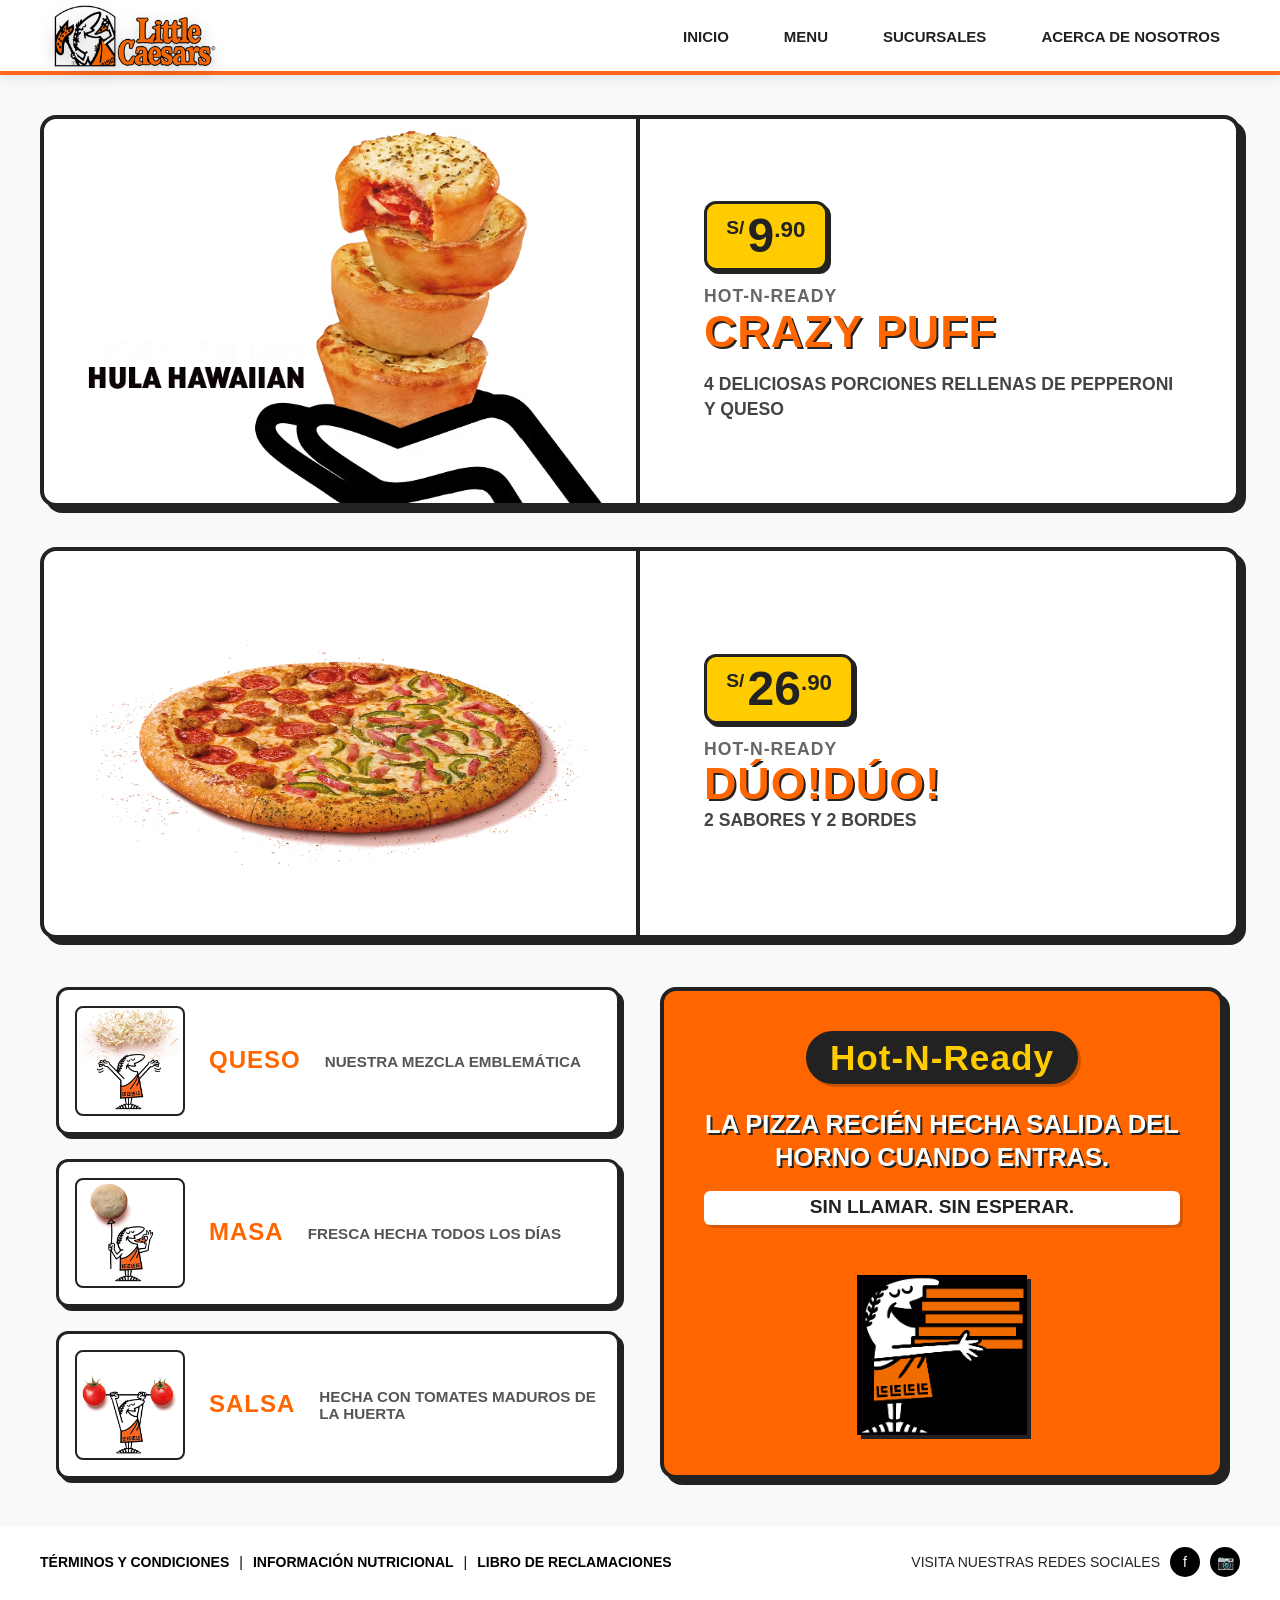
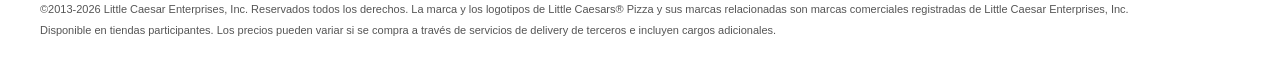
<file: index.html>
<!DOCTYPE html>
<html lang="en">

<head>
    <meta charset="UTF-8">
    <meta name="viewport" content="width=device-width, initial-scale=1.0">
    <title>Document</title>
</head>

<link rel="stylesheet" href="css/barranav.css">
<link rel="stylesheet" href="css/index.css">
<link rel="stylesheet" href="css/footer.css">

<body>

    <header>
        <nav class="navbar">
            <div class="logo">
                <img src="img/pngwing.com (14).png" alt="Little Caesars">
            </div>

            <ul class="nav-links" id="nav-menu">
                <li><a href="index.html">Inicio</a></li>
                <li><a href="menu.html">Menu</a></li>
                <li><a href="sucursales.html">Sucursales</a></li>
                <li><a href="nosotros.html">Acerca de nosotros</a></li>
            </ul>

            <button class="menu-text-btn" id="menu-toggle" aria-label="Abrir menú">
                MENÚ
            </button>
        </nav>
    </header>

    <script>
        document.getElementById('menu-toggle').addEventListener('click', () => {
            document.getElementById('nav-menu').classList.toggle('active');
        });
    </script>


    <!-- BANNER 1: CRAZY PUFF -->
    <section class="princ">
        <img class="banner-img" src="archivo AVIF/icoos/1719353447-800x534_homebanner_cp2.avif"
            alt="Crazy Puffs Little Caesars">

        <div class="banner-info">
            <div class="precio-contenedor">
                <span class="valor">S/</span>
                <span class="soles">9</span>
                <span class="cent">.90</span>
            </div>

            <h2 class="titulo-pizza">
                <span class="text0">Hot-n-Ready</span>
                <span class="text1">CRAZY PUFF</span>
            </h2>

            <p class="text2">4 DELICIOSAS PORCIONES RELLENAS DE PEPPERONI Y QUESO</p>
        </div>
    </section>

    <!-- BANNER 2: DÚO!DÚO! -->
    <section class="princ">
        <img class="banner-img" src="archivo AVIF/icoos/1785188566-duo-duo_julienne_lac_orshadow_rgb.avif">

        <div class="banner-info">
            <div class="precio-contenedor">
                <span class="valor">S/</span>
                <span class="soles">26</span>
                <span class="cent">.90</span>
            </div>
            <div>
                <h2 class="titulo-pizza">
                    <span class="text0">Hot-n-Ready</span>
                    <span class="text1">DÚO!DÚO!</span>
                </h2>
                <p class="text2">2 sabores y 2 bordes</p>
            </div> <!-- ¡CORREGIDO! Cerramos la etiqueta div que faltaba -->
        </div>
    </section>

    <!-- SECCIÓN INGREDIENTES Y PUBLICIDAD UNIFICADA -->
    <section class="seccion-promocional-completa">

        <!-- Bloque de Ingredientes Izquierdo -->
        <div class="ingredientes-seccion">
            <article class="ingrediente-tarjeta">
                <img src="archivo AVIF/icoos/1656619996-site_newcheesethrow_550x370.avif" alt="Ilustración de queso"
                    class="ingrediente-img">
                <h2 class="ingrediente-titulo">QUESO</h2>
                <p class="ingrediente-desc">nuestra mezcla emblemática</p>
            </article>

            <article class="ingrediente-tarjeta">
                <img src="archivo AVIF/icoos/1656620003-site_newdoughball_550x370.avif" alt="Ilustración de masa"
                    class="ingrediente-img">
                <h2 class="ingrediente-titulo">MASA</h2>
                <p class="ingrediente-desc">fresca hecha todos los días</p>
            </article>

            <article class="ingrediente-tarjeta">
                <img src="archivo AVIF/icoos/1599762672-caesar-man-tomato-weights.avif" alt="Ilustración de salsa"
                    class="ingrediente-img">
                <h2 class="ingrediente-titulo">SALSA</h2>
                <p class="ingrediente-desc">hecha con tomates maduros de la huerta</p>
            </article>
        </div>

        <!-- Bloque Publicitario Hot-N-Ready Derecho -->
        <div class="tarjeta-hot-ready">
            <h2 class="titulo-script">Hot-N-Ready</h2>
            <h3 class="titulo-principal">
                LA PIZZA RECIÉN HECHA SALIDA DEL HORNO CUANDO ENTRAS.
                <span>SIN LLAMAR. SIN ESPERAR.</span>
            </h3>

            <div class="contenedor-personaje">
                <img src="archivo AVIF/icoos/1599765329-caesar-man-with-pizza_28866502.avif"
                    alt="Personaje Little Caesars" class="personaje-img">
            </div>
        </div>

    </section>

    <footer class="footer-container">
        <!-- Fila Superior: Enlaces y Redes Sociales -->
        <div class="footer-top-row">
            <!-- Enlaces legales -->
            <div class="footer-links">
                <a href="terandcon.html">TÉRMINOS Y CONDICIONES</a>
                <span class="separator">|</span>
                <a href="infonut.html">INFORMACIÓN NUTRICIONAL</a>
                <span class="separator">|</span>
                <a href="queja.html">LIBRO DE RECLAMACIONES</a>
            </div>

            <!-- Redes sociales -->
            <div class="footer-socials">
                <span>VISITA NUESTRAS REDES SOCIALES</span>
                <a href="https://www.facebook.com/LittleCaesarsPE" class="social-icon">f</a>
                <a href="https://www.instagram.com/littlecaesarsperu/?hl=es-la" class="social-icon">📷</a>
            </div>
        </div>

        <!-- Fila Inferior: Texto legal (Más pequeño y abajo) -->
        <div class="footer-legal-text">
            <p>©2013-2026 Little Caesar Enterprises, Inc. Reservados todos los derechos. La marca y los logotipos de
                Little Caesars® Pizza y sus marcas relacionadas son marcas comerciales registradas de Little Caesar
                Enterprises, Inc.</p>
            <p>Disponible en tiendas participantes. Los precios pueden variar si se compra a través de servicios de
                delivery de terceros e incluyen cargos adicionales.</p>
        </div>
    </footer>


</body>

</html>
</file>
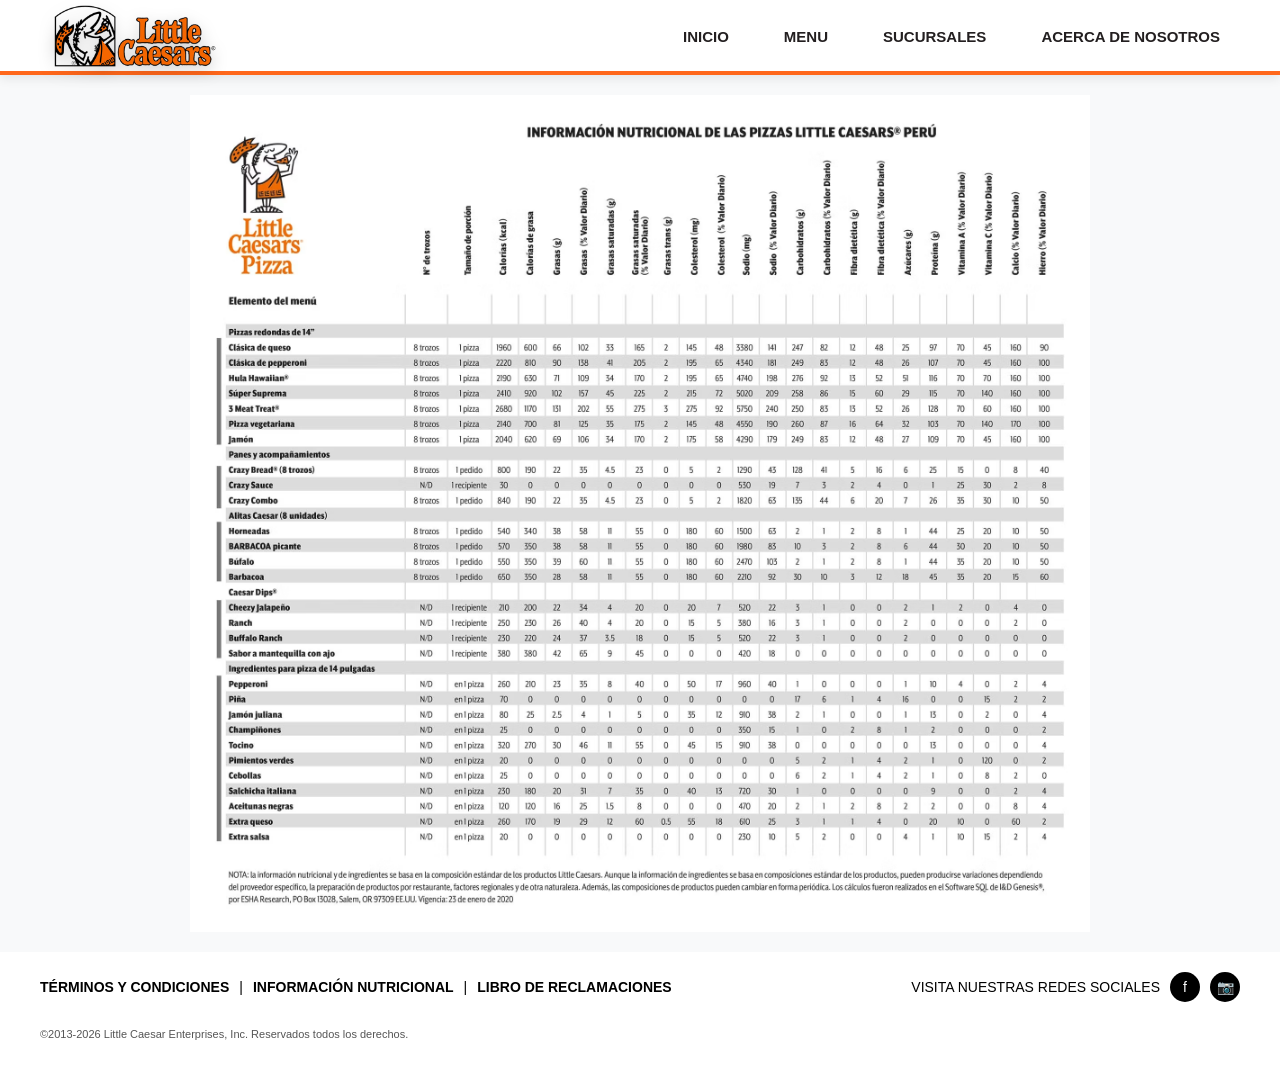
<file: infonut.html>
<!DOCTYPE html>
<html lang="en">

<head>
    <meta charset="UTF-8">
    <meta name="viewport" content="width=device-width, initial-scale=1.0">
    <title>Document</title>

    <link rel="stylesheet" href="css/barranav.css">
    <link rel="stylesheet" href="css/footer.css">
    <link rel="stylesheet" href="css/informacion.css">
</head>

<body>

<header>
    <nav class="navbar">
        <!-- Logotipo oficial fijo a la izquierda -->
        <div class="logo">
            <img src="img/pngwing.com (14).png" alt="Little Caesars">
        </div>
        
        <!-- Lista de opciones con su ID id="nav-menu" -->
        <ul class="nav-links" id="nav-menu">
            <li><a href="index.html">Inicio</a></li>
            <li><a href="menu.html">Menu</a></li>
            <li><a href="sucursales.html">Sucursales</a></li>
            <li><a href="nosotros.html">Acerca de nosotros</a></li>
        </ul>

        <!-- Botón de texto plano Neo-brutalista con ID id="menu-toggle" -->
        <button class="menu-text-btn" id="menu-toggle" aria-label="Abrir menú">
            MENÚ
        </button>
    </nav>
</header>

<!-- SCRIPT COMPACTO EXCLUSIVO (Añádelo justo aquí debajo para que funcione al instante) -->
<script>
    document.getElementById('menu-toggle').addEventListener('click', () => {
        document.getElementById('nav-menu').classList.toggle('active');
    });
</script>



    <main class="imagen">
        <div class="img">
        <img src="archivo AVIF/tabla nutricional.avif" alt="tabla-nutricional">
        </div>
    </main>


    <footer class="footer-container">
        <div class="footer-top-row">
            <div class="footer-links">
                <a href="terandcon.html">TÉRMINOS Y CONDICIONES</a>
                <span class="separator">|</span>
                <a href="infonut.html">INFORMACIÓN NUTRICIONAL</a>
                <span class="separator">|</span>
                <a href="queja.html">LIBRO DE RECLAMACIONES</a>
            </div>
            <div class="footer-socials">
                <span>VISITA NUESTRAS REDES SOCIALES</span>
                <a href="https://www.facebook.com/LittleCaesarsPE" class="social-icon">f</a>
                <a href="https://www.instagram.com/littlecaesarsperu/?hl=es-la" class="social-icon">📷</a>
            </div>
        </div>
        <div class="footer-legal-text">
            <p>©2013-2026 Little Caesar Enterprises, Inc. Reservados todos los derechos.</p>
        </div>
    </footer>

</body>

</html>
</file>
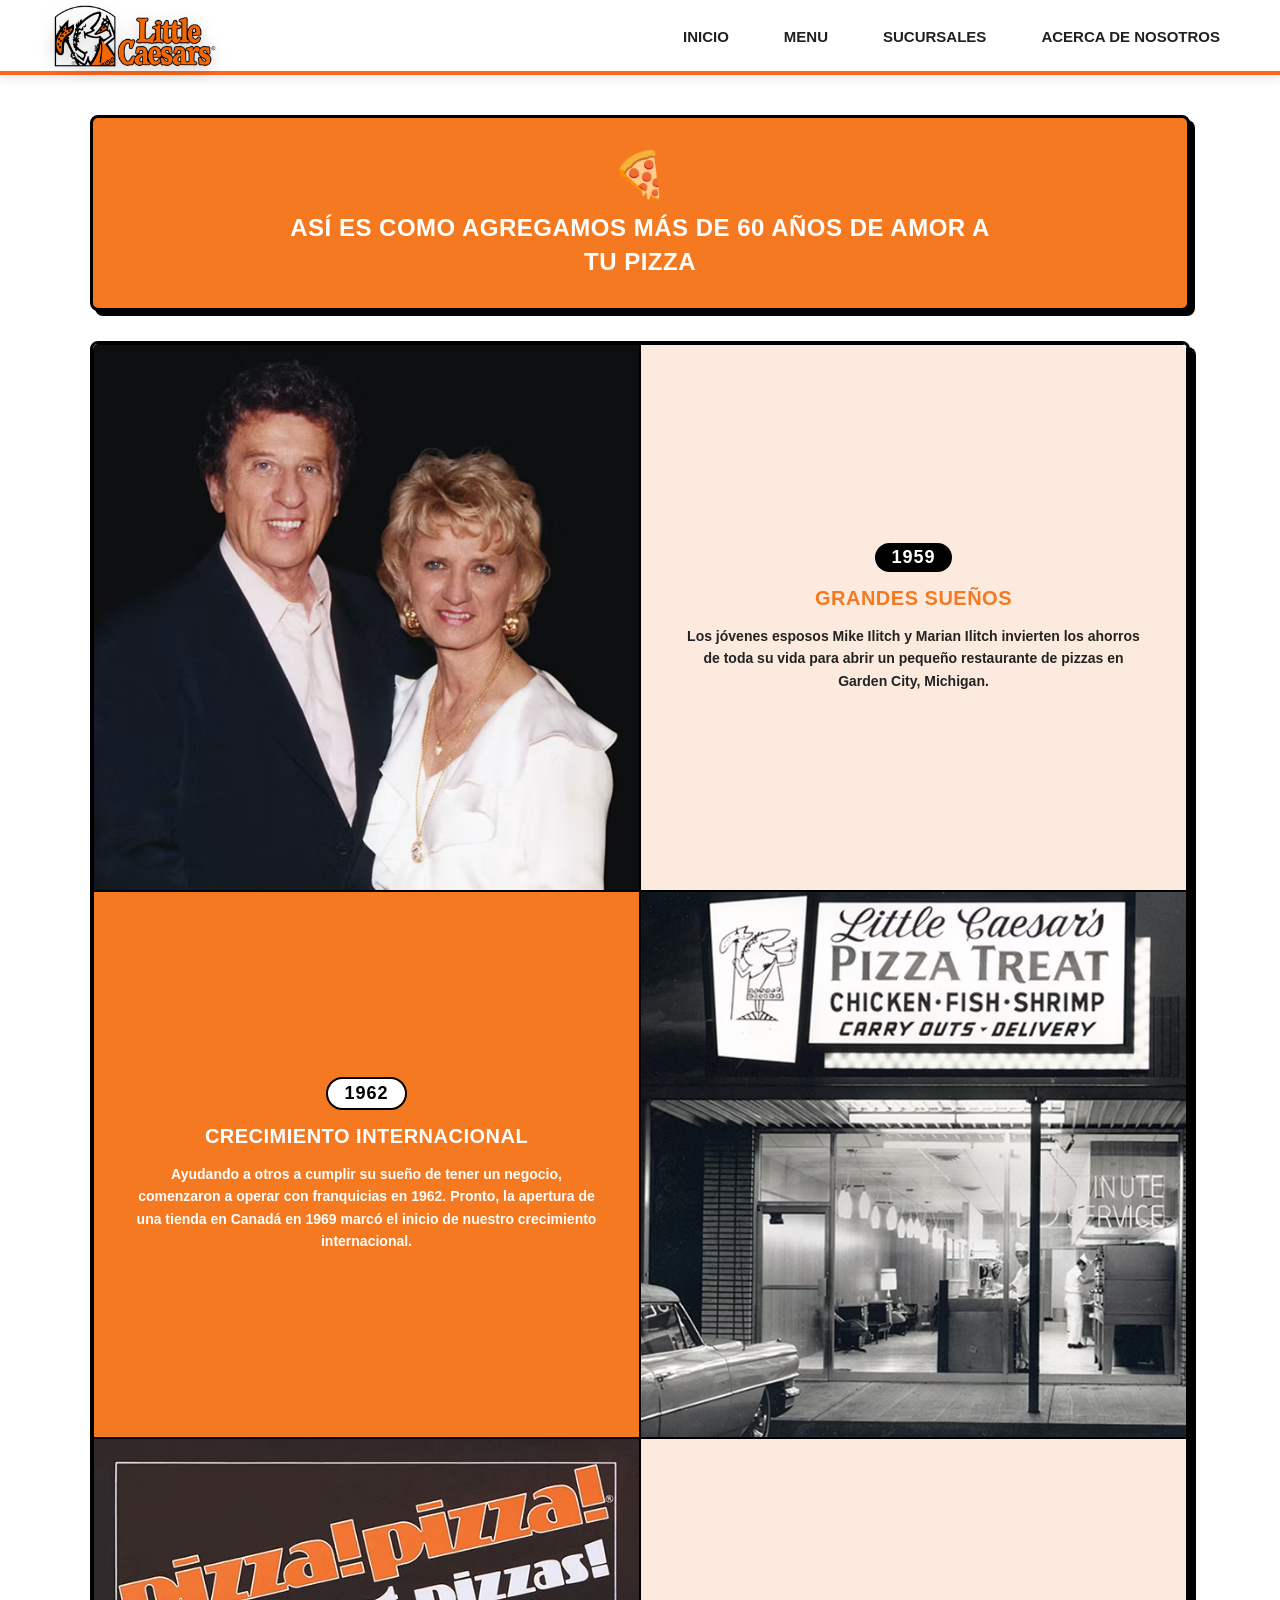
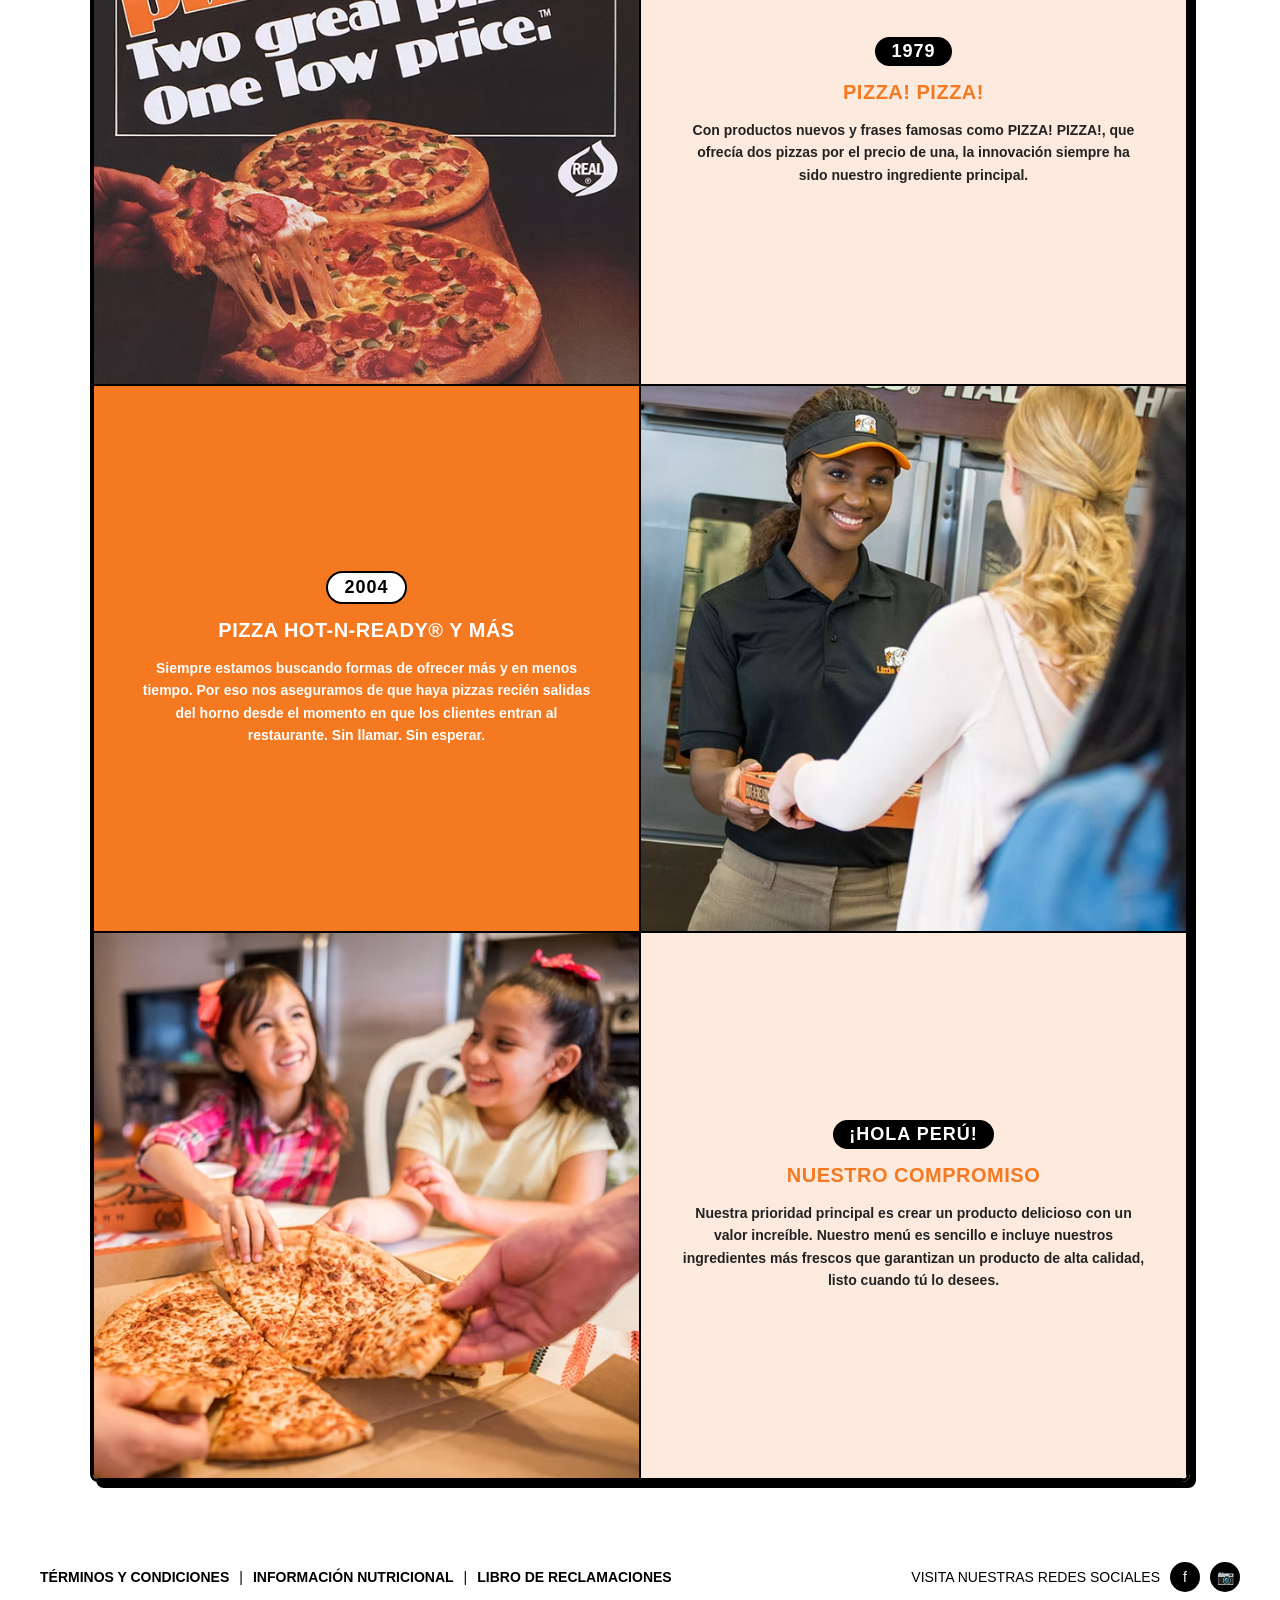
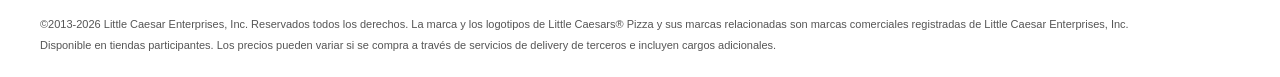
<file: nosotros.html>
<!DOCTYPE html>
<html lang="es">
<head>
    <meta charset="UTF-8">
    <meta name="viewport" content="width=device-width, initial-scale=1.0">
    <title>Nosotros - Little Caesars</title>

    <!-- Tus hojas de estilo existentes -->
    <link rel="stylesheet" href="css/barranav.css">
    <link rel="stylesheet" href="css/footer.css">
    <!-- Nueva hoja de estilo exclusiva para esta sección -->
    <link rel="stylesheet" href="css/nosotros.css">
</head>
<body>

    <!-- ENCABEZADO (Tu modelo original) -->
<header>
    <nav class="navbar">
        <!-- Logotipo oficial fijo a la izquierda -->
        <div class="logo">
            <img src="img/pngwing.com (14).png" alt="Little Caesars">
        </div>
        
        <!-- Lista de opciones con su ID id="nav-menu" -->
        <ul class="nav-links" id="nav-menu">
            <li><a href="index.html">Inicio</a></li>
            <li><a href="menu.html">Menu</a></li>
            <li><a href="sucursales.html">Sucursales</a></li>
            <li><a href="nosotros.html">Acerca de nosotros</a></li>
        </ul>

        <!-- Botón de texto plano Neo-brutalista con ID id="menu-toggle" -->
        <button class="menu-text-btn" id="menu-toggle" aria-label="Abrir menú">
            MENÚ
        </button>
    </nav>
</header>

<!-- SCRIPT COMPACTO EXCLUSIVO (Añádelo justo aquí debajo para que funcione al instante) -->
<script>
    document.getElementById('menu-toggle').addEventListener('click', () => {
        document.getElementById('nav-menu').classList.toggle('active');
    });
</script>



    <!-- CONTENIDO PRINCIPAL: LÍNEA DE TIEMPO INTERCALADA -->
    <main class="about-main">
        
        <!-- Banner de Bienvenida -->
        <section class="about-hero">
            <div class="hero-content">
                <div class="hero-icon-container">
                    <span class="hero-pizza-icon">🍕</span>
                </div>
                <h1>Así es como agregamos más de 60 años de amor a tu pizza</h1>
            </div>
        </section>

        <!-- Cuadrícula Estilo Tablero de Ajedrez -->
        <section class="timeline-grid">
            
            <!-- BLOQUE 1: 1959 (Imagen Izquierda, Texto Derecha) -->
            <div class="grid-item image-block">
                <img src="archivo AVIF/historia/1599763225-mike-marian-ilitch-1997.avif" alt="1959 - Mike y Marian Ilitch" onerror="this.style.backgroundColor='#FCEADE'">
                <div class="placeholder-fallback">1959 FOTO</div>
            </div>
            <div class="grid-item text-block light-cream">
                <div class="year-badge">1959</div>
                <h2>GRANDES SUEÑOS</h2>
                <p>Los jóvenes esposos Mike Ilitch y Marian Ilitch invierten los ahorros de toda su vida para abrir un pequeño restaurante de pizzas en Garden City, Michigan.</p>
            </div>

            <!-- BLOQUE 2: 1962 (Texto Izquierda, Imagen Derecha) -->
            <div class="grid-item text-block orange-block">
                <div class="year-badge dark-badge">1962</div>
                <h2>CRECIMIENTO INTERNACIONAL</h2>
                <p>Ayudando a otros a cumplir su sueño de tener un negocio, comenzaron a operar con franquicias en 1962. Pronto, la apertura de una tienda en Canadá en 1969 marcó el inicio de nuestro crecimiento internacional.</p>
            </div>
            <div class="grid-item image-block">
                <img src="archivo AVIF/historia/1599763365-store-4-first-franchised.avif" alt="1962 - Primera Franquicia" onerror="this.style.backgroundColor='#FCEADE'">
                <div class="placeholder-fallback">1962 FOTO</div>
            </div>

            <!-- BLOQUE 3: 1979 (Imagen Izquierda, Texto Derecha) -->
            <div class="grid-item image-block">
                <img src="archivo AVIF/historia/1599763453-1979-pizza-pizza-ad.avif" alt="1979 - Pizza! Pizza!" onerror="this.style.backgroundColor='#FCEADE'">
                <div class="placeholder-fallback">1979 FOTO</div>
            </div>
            <div class="grid-item text-block light-cream">
                <div class="year-badge">1979</div>
                <h2>PIZZA! PIZZA!</h2>
                <p>Con productos nuevos y frases famosas como PIZZA! PIZZA!, que ofrecía dos pizzas por el precio de una, la innovación siempre ha sido nuestro ingrediente principal.</p>
            </div>

                        <!-- BLOQUE 4: 2004 (Texto Izquierda, Imagen Derecha) -->
            <div class="grid-item text-block orange-block">
                <div class="year-badge dark-badge">2004</div>
                <h2>PIZZA HOT-N-READY® Y MÁS</h2>
                <p>Siempre estamos buscando formas de ofrecer más y en menos tiempo. Por eso nos aseguramos de que haya pizzas recién salidas del horno desde el momento en que los clientes entran al restaurante. Sin llamar. Sin esperar.</p>
            </div>
            <div class="grid-item image-block">
                <!-- Reemplaza con tu foto del personal entregando la pizza -->
                <img src="archivo AVIF/historia/1599763504-employee.avif" alt="2004 - Pizza Hot-N-Ready" onerror="this.style.backgroundColor='#FCEADE'">
                <div class="placeholder-fallback">2004 FOTO</div>
            </div>

            <!-- BLOQUE 5: ¡HOLA PERÚ! (Imagen Izquierda, Texto Derecha) -->
            <div class="grid-item image-block">
                <!-- Reemplaza con tu foto de los niños comiendo pizza -->
                <img src="archivo AVIF/historia/1599763587-family-party.avif" alt="Little Caesars Perú" onerror="this.style.backgroundColor='#FCEADE'">
                <div class="placeholder-fallback">PERÚ FOTO</div>
            </div>
            <div class="grid-item text-block light-cream">
                <div class="year-badge">¡HOLA PERÚ!</div>
                <h2>NUESTRO COMPROMISO</h2>
                <p>Nuestra prioridad principal es crear un producto delicioso con un valor increíble. Nuestro menú es sencillo e incluye nuestros ingredientes más frescos que garantizan un producto de alta calidad, listo cuando tú lo desees.</p>
            </div>

        </section>
    </main>

    <!-- PIE DE PÁGINA (Tu modelo original) -->
     <footer class="footer-container">
        <!-- Fila Superior: Enlaces y Redes Sociales -->
        <div class="footer-top-row">
            <!-- Enlaces legales -->
            <div class="footer-links">
                <a href="terandcon.html">TÉRMINOS Y CONDICIONES</a>
                <span class="separator">|</span>
                <a href="infonut.html">INFORMACIÓN NUTRICIONAL</a>
                <span class="separator">|</span>
                <a href="queja.html">LIBRO DE RECLAMACIONES</a>
            </div>

            <!-- Redes sociales -->
            <div class="footer-socials">
                <span>VISITA NUESTRAS REDES SOCIALES</span>
                <a href="https://www.facebook.com/LittleCaesarsPE" class="social-icon">f</a>
                <a href="https://www.instagram.com/littlecaesarsperu/?hl=es-la" class="social-icon">📷</a>
            </div>
        </div>

        <!-- Fila Inferior: Texto legal (Más pequeño y abajo) -->
        <div class="footer-legal-text">
            <p>©2013-2026 Little Caesar Enterprises, Inc. Reservados todos los derechos. La marca y los logotipos de
                Little Caesars® Pizza y sus marcas relacionadas son marcas comerciales registradas de Little Caesar
                Enterprises, Inc.</p>
            <p>Disponible en tiendas participantes. Los precios pueden variar si se compra a través de servicios de
                delivery de terceros e incluyen cargos adicionales.</p>
        </div>
    </footer>

</body>
</html>
</file>
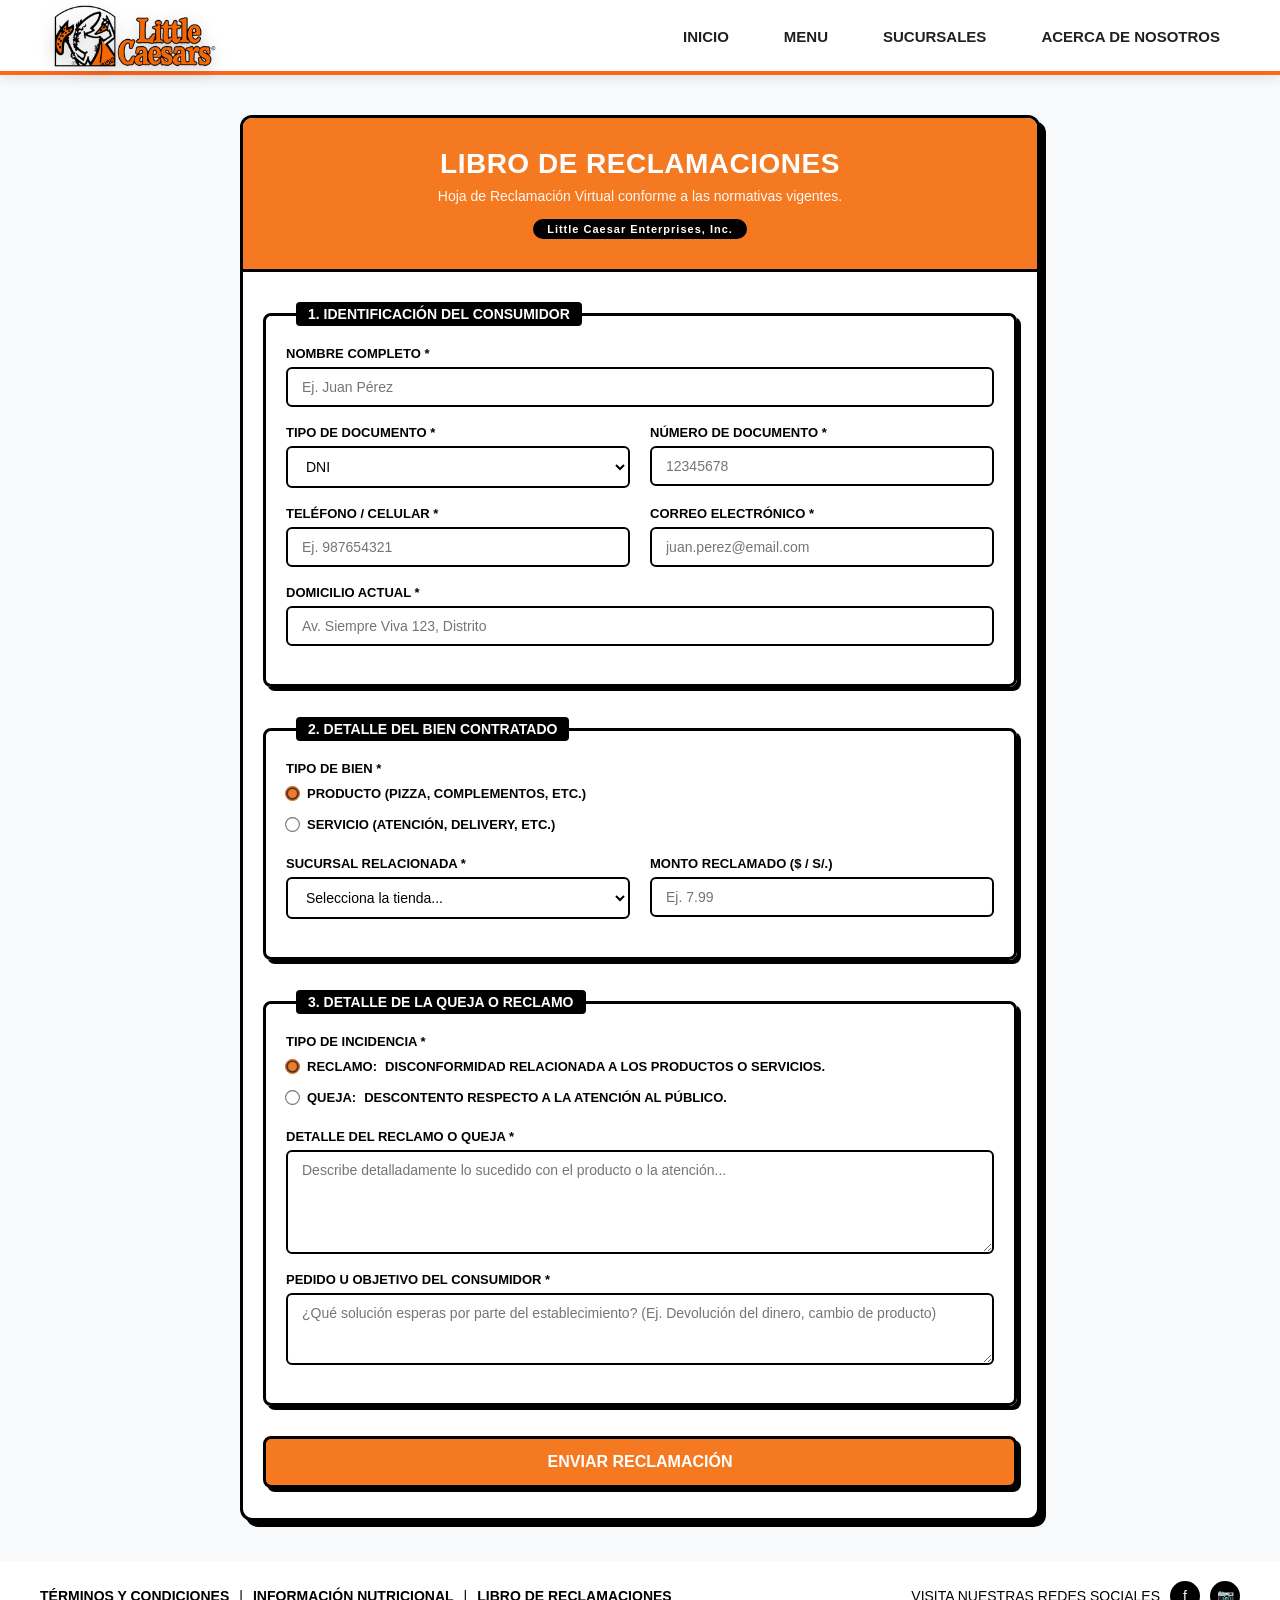
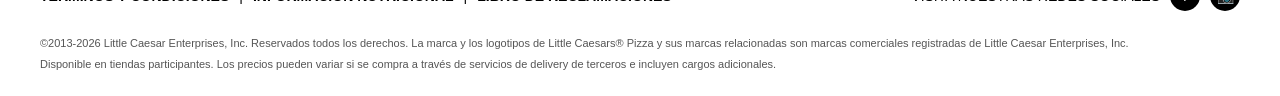
<file: queja.html>
<!DOCTYPE html>
<html lang="es">
<head>
    <meta charset="UTF-8">
    <meta name="viewport" content="width=device-width, initial-scale=1.0">
    <title>Libro de Reclamaciones - Little Caesars</title>

    <!-- Tus hojas de estilo existentes -->
    <link rel="stylesheet" href="css/barranav.css">
    <link rel="stylesheet" href="css/footer.css">
    <!-- Nueva hoja de estilo exclusiva para esta sección -->
    <link rel="stylesheet" href="css/reclamaciones.css">
</head>
<body>

<header>
    <nav class="navbar">
        <!-- Logotipo oficial fijo a la izquierda -->
        <div class="logo">
            <img src="img/pngwing.com (14).png" alt="Little Caesars">
        </div>
        
        <!-- Lista de opciones con su ID id="nav-menu" -->
        <ul class="nav-links" id="nav-menu">
            <li><a href="index.html">Inicio</a></li>
            <li><a href="menu.html">Menu</a></li>
            <li><a href="sucursales.html">Sucursales</a></li>
            <li><a href="nosotros.html">Acerca de nosotros</a></li>
        </ul>

        <!-- Botón de texto plano Neo-brutalista con ID id="menu-toggle" -->
        <button class="menu-text-btn" id="menu-toggle" aria-label="Abrir menú">
            MENÚ
        </button>
    </nav>
</header>

<!-- SCRIPT COMPACTO EXCLUSIVO (Añádelo justo aquí debajo para que funcione al instante) -->
<script>
    document.getElementById('menu-toggle').addEventListener('click', () => {
        document.getElementById('nav-menu').classList.toggle('active');
    });
</script>



    <!-- CONTENIDO PRINCIPAL: FORMULARIO NEO-BRUTALISTA -->
    <main class="complaints-main">
        <div class="form-container">
            
            <header class="form-header">
                <h1>Libro de Reclamaciones</h1>
                <p>Hoja de Reclamación Virtual conforme a las normativas vigentes.</p>
                <div class="header-badge">Little Caesar Enterprises, Inc.</div>
            </header>

            <form action="#" method="POST" class="complaints-form" id="complaintsForm">
                
                <!-- SECCIÓN 1: DATOS DEL CONSUMIDOR -->
                <fieldset class="form-section">
                    <legend>1. Identificación del Consumidor</legend>
                    
                    <div class="form-group">
                        <label for="fullName">Nombre Completo *</label>
                        <input type="text" id="fullName" name="fullName" required placeholder="Ej. Juan Pérez">
                    </div>

                    <div class="form-grid-2">
                        <div class="form-group">
                            <label for="docType">Tipo de Documento *</label>
                            <select id="docType" name="docType" required>
                                <option value="DNI">DNI</option>
                                <option value="CE">Carnet de Extranjería</option>
                                <option value="Pasaporte">Pasaporte</option>
                            </select>
                        </div>
                        <div class="form-group">
                            <label for="docNumber">Número de Documento *</label>
                            <input type="text" id="docNumber" name="docNumber" required placeholder="12345678">
                        </div>
                    </div>

                    <div class="form-grid-2">
                        <div class="form-group">
                            <label for="phone">Teléfono / Celular *</label>
                            <input type="tel" id="phone" name="phone" required placeholder="Ej. 987654321">
                        </div>
                        <div class="form-group">
                            <label for="email">Correo Electrónico *</label>
                            <input type="email" id="email" name="email" required placeholder="juan.perez@email.com">
                        </div>
                    </div>

                    <div class="form-group">
                        <label for="address">Domicilio Actual *</label>
                        <input type="text" id="address" name="address" required placeholder="Av. Siempre Viva 123, Distrito">
                    </div>
                </fieldset>

                <!-- SECCIÓN 2: DETALLE DEL BIEN CONTRATADO -->
                <fieldset class="form-section">
                    <legend>2. Detalle del Bien Contratado</legend>

                    <div class="form-group">
                        <label>Tipo de Bien *</label>
                        <div class="radio-group">
                            <label class="radio-label">
                                <input type="radio" name="goodType" value="Producto" checked> Producto (Pizza, complementos, etc.)
                            </label>
                            <label class="radio-label">
                                <input type="radio" name="goodType" value="Servicio"> Servicio (Atención, delivery, etc.)
                            </label>
                        </div>
                    </div>

                    <div class="form-grid-2">
                        <div class="form-group">
                            <label for="claimBranch">Sucursal relacionada *</label>
                            <select id="claimBranch" name="claimBranch" required>
                                <option value="" disabled selected>Selecciona la tienda...</option>
                                <option value="Plaza Central">Little Caesars - Plaza Central</option>
                                <option value="Norte Norte">Little Caesars - Norte Norte</option>
                                <option value="Portal Sur">Little Caesars - Portal Sur</option>
                            </select>
                        </div>
                        <div class="form-group">
                            <label for="amount">Monto Reclamado ($ / S/.)</label>
                            <input type="number" id="amount" name="amount" step="0.01" placeholder="Ej. 7.99">
                        </div>
                    </div>
                </fieldset>

                <!-- SECCIÓN 3: DETALLE DE LA RECLAMACIÓN -->
                <fieldset class="form-section">
                    <legend>3. Detalle de la Queja o Reclamo</legend>

                    <div class="form-group">
                        <label>Tipo de Incidencia *</label>
                        <div class="radio-group">
                            <label class="radio-label">
                                <input type="radio" name="incidentType" value="Reclamo" checked> 
                                <strong>Reclamo:</strong> Disconformidad relacionada a los productos o servicios.
                            </label>
                            <label class="radio-label">
                                <input type="radio" name="incidentType" value="Queja"> 
                                <strong>Queja:</strong> Descontento respecto a la atención al público.
                            </label>
                        </div>
                    </div>

                    <div class="form-group">
                        <label for="details">Detalle del Reclamo o Queja *</label>
                        <textarea id="details" name="details" rows="5" required placeholder="Describe detalladamente lo sucedido con el producto o la atención..."></textarea>
                    </div>

                    <div class="form-group">
                        <label for="consumerRequest">Pedido u Objetivo del Consumidor *</label>
                        <textarea id="consumerRequest" name="consumerRequest" rows="3" required placeholder="¿Qué solución esperas por parte del establecimiento? (Ej. Devolución del dinero, cambio de producto)"></textarea>
                    </div>
                </fieldset>

                <!-- BOTÓN DE ENVÍO -->
                <button type="submit" class="submit-form-btn">Enviar Reclamación</button>

            </form>
        </div>
    </main>

    <!-- PIE DE PÁGINA (Tu modelo original) -->
    <footer class="footer-container">
        <!-- Fila Superior: Enlaces y Redes Sociales -->
        <div class="footer-top-row">
            <!-- Enlaces legales -->
            <div class="footer-links">
                <a href="terandcon.html">TÉRMINOS Y CONDICIONES</a>
                <span class="separator">|</span>
                <a href="infonut.html">INFORMACIÓN NUTRICIONAL</a>
                <span class="separator">|</span>
                <a href="queja.html">LIBRO DE RECLAMACIONES</a>
            </div>

            <!-- Redes sociales -->
            <div class="footer-socials">
                <span>VISITA NUESTRAS REDES SOCIALES</span>
                <a href="https://www.facebook.com/LittleCaesarsPE" class="social-icon">f</a>
                <a href="https://www.instagram.com/littlecaesarsperu/?hl=es-la" class="social-icon">📷</a>
            </div>
        </div>

        <!-- Fila Inferior: Texto legal (Más pequeño y abajo) -->
        <div class="footer-legal-text">
            <p>©2013-2026 Little Caesar Enterprises, Inc. Reservados todos los derechos. La marca y los logotipos de
                Little Caesars® Pizza y sus marcas relacionadas son marcas comerciales registradas de Little Caesar
                Enterprises, Inc.</p>
            <p>Disponible en tiendas participantes. Los precios pueden variar si se compra a través de servicios de
                delivery de terceros e incluyen cargos adicionales.</p>
        </div>
    </footer>

    <!-- Script opcional para simular envío exitoso -->
    <script>
        document.getElementById('complaintsForm').addEventListener('submit', (e) => {
            e.preventDefault();
            alert('🍕 ¡Hoja de Reclamación registrada!\nNos pondremos en contacto contigo en un plazo máximo de 15 días hábiles.');
            e.target.reset();
        });
    </script>
</body>
</html>
</file>
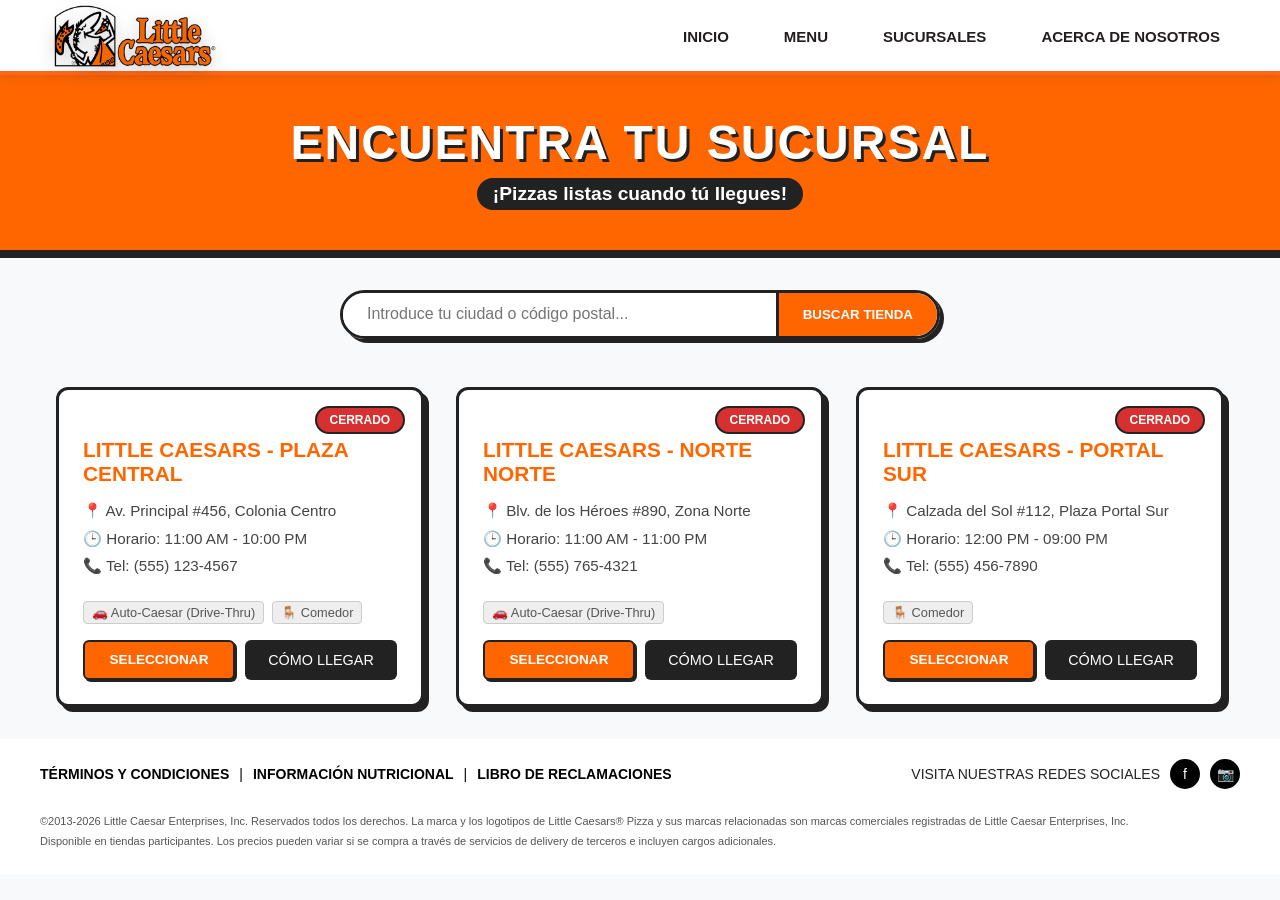
<file: sucursales.html>
<!DOCTYPE html>
<html lang="es">
<head>
    <meta charset="UTF-8">
    <meta name="viewport" content="width=device-width, initial-scale=1.0">
    <title>Sucursales - Little Caesars</title>

    <link rel="stylesheet" href="css/barranav.css">
    <link rel="stylesheet" href="css/sucursales.css">
    <link rel="stylesheet" href="css/footer.css">
</head>
<body>

<header>
    <nav class="navbar">
        <div class="logo">
            <img src="img/pngwing.com (14).png" alt="Little Caesars">
        </div>
        
        <ul class="nav-links" id="nav-menu">
            <li><a href="index.html">Inicio</a></li>
            <li><a href="menu.html">Menu</a></li>
            <li><a href="sucursales.html">Sucursales</a></li>
            <li><a href="nosotros.html">Acerca de nosotros</a></li>
        </ul>

        <button class="menu-text-btn" id="menu-toggle" aria-label="Abrir menú">
            MENÚ
        </button>
    </nav>
</header>

<script>
    document.getElementById('menu-toggle').addEventListener('click', () => {
        document.getElementById('nav-menu').classList.toggle('active');
    });
</script>


    
    <header class="branches-header">
        <h1>Encuentra tu Sucursal</h1>
        <p class="tagline">¡Pizzas listas cuando tú llegues!</p>
    </header>

    <main class="branches-container">
        
        <section class="search-section">
            <div class="search-box">
                <input type="text" id="search-input" placeholder="Introduce tu ciudad o código postal...">
                <button id="search-btn" class="search-btn">Buscar Tienda</button>
            </div>
        </section>

        <section class="branches-grid" id="branches-list">
            
            <article class="branch-card" data-id="1" data-city="centro" data-open="11:00" data-close="22:00">
                <div class="branch-status"><span>Evaluando...</span></div>
                <div class="branch-info">
                    <h3 class="branch-name">Little Caesars - Plaza Central</h3>
                    <p class="branch-detail">📍 Av. Principal #456, Colonia Centro</p>
                    <p class="branch-detail">🕒 Horario: 11:00 AM - 10:00 PM</p>
                    <p class="branch-detail">📞 Tel: (555) 123-4567</p>
                    
                    <div class="branch-services">
                        <span class="service-badge">🚗 Auto-Caesar (Drive-Thru)</span>
                        <span class="service-badge">🪑 Comedor</span>
                    </div>
                    
                    <div class="branch-actions" style="display: flex; gap: 10px; margin-top: auto;">
                        <button class="select-branch-btn" style="flex: 1; background-color: #FF6600; color: white; border: 2px solid #222; padding: 0.6rem; border-radius: 6px; font-weight: bold; cursor: pointer; text-transform: uppercase; font-size: 0.85rem; box-shadow: 2px 2px 0px #222;">Seleccionar</button>
                        <a href="https://google.com" target="_blank" class="map-link-btn" style="flex: 1; margin-top: 0;">Cómo llegar</a>
                    </div>
                </div>
            </article>

            <article class="branch-card" data-id="2" data-city="norte" data-open="11:00" data-close="23:00">
                <div class="branch-status"><span>Evaluando...</span></div>
                <div class="branch-info">
                    <h3 class="branch-name">Little Caesars - Norte Norte</h3>
                    <p class="branch-detail">📍 Blv. de los Héroes #890, Zona Norte</p>
                    <p class="branch-detail">🕒 Horario: 11:00 AM - 11:00 PM</p>
                    <p class="branch-detail">📞 Tel: (555) 765-4321</p>
                    
                    <div class="branch-services">
                        <span class="service-badge">🚗 Auto-Caesar (Drive-Thru)</span>
                    </div>
                    
                    <div class="branch-actions" style="display: flex; gap: 10px; margin-top: auto;">
                        <button class="select-branch-btn" style="flex: 1; background-color: #FF6600; color: white; border: 2px solid #222; padding: 0.6rem; border-radius: 6px; font-weight: bold; cursor: pointer; text-transform: uppercase; font-size: 0.85rem; box-shadow: 2px 2px 0px #222;">Seleccionar</button>
                        <a href="https://google.com" target="_blank" class="map-link-btn" style="flex: 1; margin-top: 0;">Cómo llegar</a>
                    </div>
                </div>
            </article>

            <article class="branch-card" data-id="3" data-city="sur" data-open="12:00" data-close="21:00">
                <div class="branch-status"><span>Evaluando...</span></div>
                <div class="branch-info">
                    <h3 class="branch-name">Little Caesars - Portal Sur</h3>
                    <p class="branch-detail">📍 Calzada del Sol #112, Plaza Portal Sur</p>
                    <p class="branch-detail">🕒 Horario: 12:00 PM - 09:00 PM</p>
                    <p class="branch-detail">📞 Tel: (555) 456-7890</p>
                    
                    <div class="branch-services">
                        <span class="service-badge">🪑 Comedor</span>
                    </div>
                    
                    <div class="branch-actions" style="display: flex; gap: 10px; margin-top: auto;">
                        <button class="select-branch-btn" style="flex: 1; background-color: #FF6600; color: white; border: 2px solid #222; padding: 0.6rem; border-radius: 6px; font-weight: bold; cursor: pointer; text-transform: uppercase; font-size: 0.85rem; box-shadow: 2px 2px 0px #222;">Seleccionar</button>
                        <a href="https://google.com" target="_blank" class="map-link-btn" style="flex: 1; margin-top: 0;">Cómo llegar</a>
                    </div>
                </div>
            </article>

        </section>
    </main>

        <footer class="footer-container">
        <div class="footer-top-row">
            <div class="footer-links">
                <a href="terandcon.html">TÉRMINOS Y CONDICIONES</a>
                <span class="separator">|</span>
                <a href="infonut.html">INFORMACIÓN NUTRICIONAL</a>
                <span class="separator">|</span>
                <a href="queja.html">LIBRO DE RECLAMACIONES</a>
            </div>

            <div class="footer-socials">
                <span>VISITA NUESTRAS REDES SOCIALES</span>
                <a href="https://www.facebook.com/LittleCaesarsPE" class="social-icon">f</a>
                <a href="https://www.instagram.com/littlecaesarsperu/?hl=es-la" class="social-icon">📷</a>
            </div>
        </div>

        <div class="footer-legal-text">
            <p>©2013-2026 Little Caesar Enterprises, Inc. Reservados todos los derechos. La marca y los logotipos de
                Little Caesars® Pizza y sus marcas relacionadas son marcas comerciales registradas de Little Caesar
                Enterprises, Inc.</p>
            <p>Disponible en tiendas participantes. Los precios pueden variar si se compra a través de servicios de
                delivery de terceros e incluyen cargos adicionales.</p>
        </div>
    </footer>

    <!-- Archivo JS separado -->
    <script src="javascript/sucucrsascr.js" defer></script>
</body>
</html>
</file>
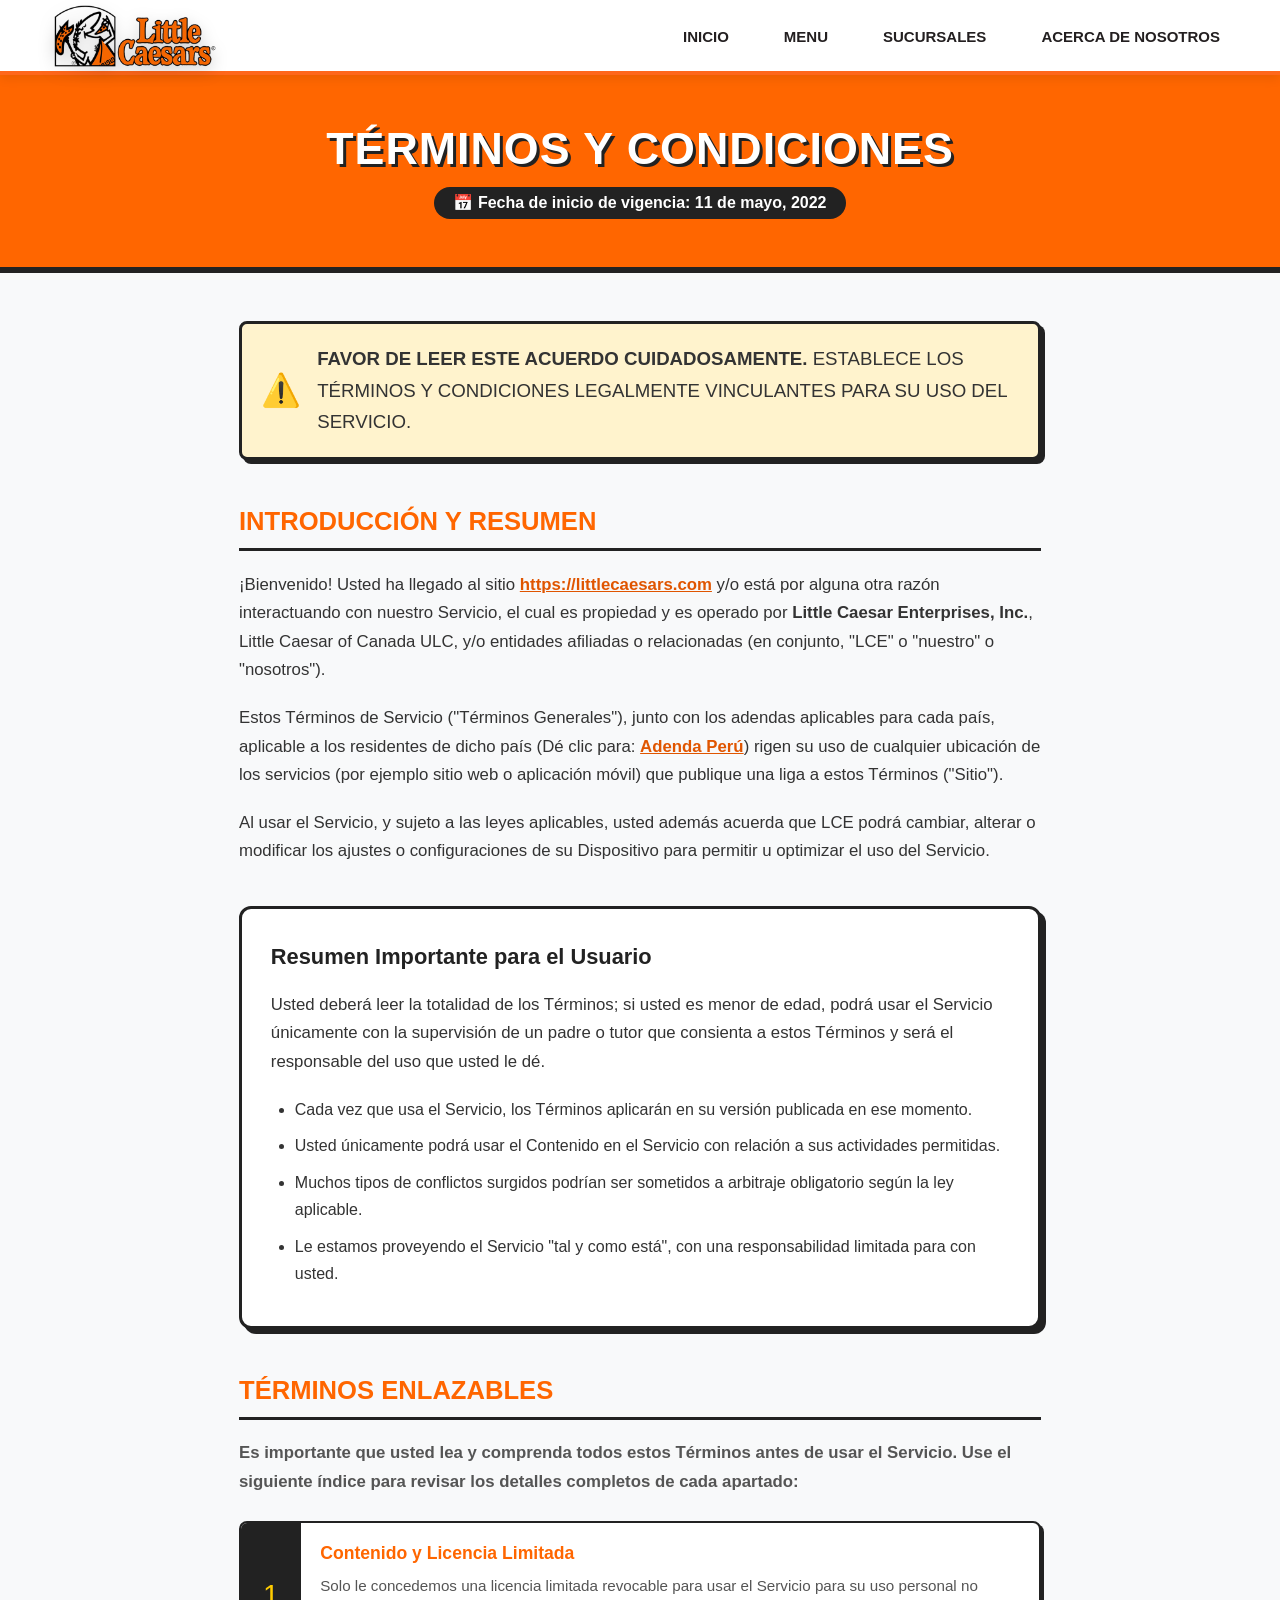
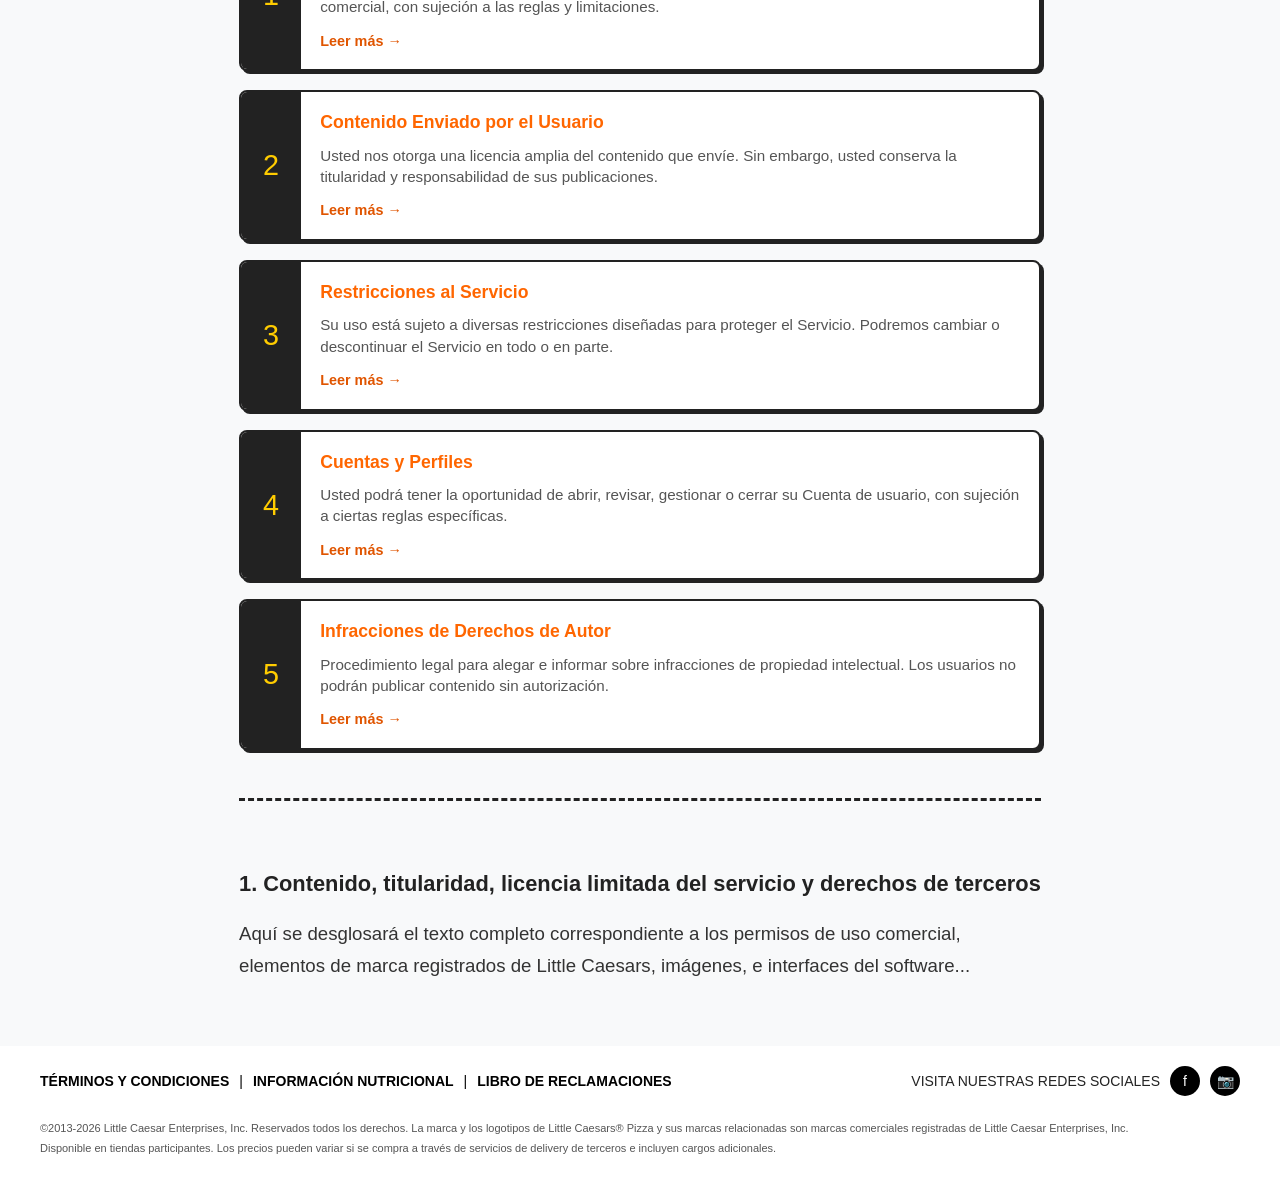
<file: terandcon.html>
<!DOCTYPE html>
<html lang="es">
<head>
    <meta charset="UTF-8">
    <meta name="viewport" content="width=device-width, initial-scale=1.0">
    <title>Términos y Condiciones - Little Caesars</title>

    <link rel="stylesheet" href="css/barranav.css">
    <link rel="stylesheet" href="css/condiciones.css">
    <link rel="stylesheet" href="css/footer.css">
</head>
<body>

<header>
    <nav class="navbar">
        <div class="logo">
            <img src="img/pngwing.com (14).png" alt="Little Caesars">
        </div>
        
        <ul class="nav-links" id="nav-menu">
            <li><a href="index.html">Inicio</a></li>
            <li><a href="menu.html">Menu</a></li>
            <li><a href="sucursales.html">Sucursales</a></li>
            <li><a href="nosotros.html">Acerca de nosotros</a></li>
        </ul>

        <button class="menu-text-btn" id="menu-toggle" aria-label="Abrir menú">
            MENÚ
        </button>
    </nav>
</header>

<script>
    document.getElementById('menu-toggle').addEventListener('click', () => {
        document.getElementById('nav-menu').classList.toggle('active');
    });
</script>


    <header class="legal-header">
        <h1>Términos y Condiciones</h1>
        <p class="effective-date">📅 Fecha de inicio de vigencia: 11 de mayo, 2022</p>
    </header>

    <main class="legal-container">
        
        <div class="legal-alert-box">
            <span class="alert-icon">⚠️</span>
            <p><strong>FAVOR DE LEER ESTE ACUERDO CUIDADOSAMENTE.</strong> ESTABLECE LOS TÉRMINOS Y CONDICIONES LEGALMENTE VINCULANTES PARA SU USO DEL SERVICIO.</p>
        </div>

        <section class="legal-section">
            <h2>Introducción y Resumen</h2>
            <p>¡Bienvenido! Usted ha llegado al sitio <a href="https://littlecaesars.com" target="_blank" class="legal-link">https://littlecaesars.com</a> y/o está por alguna otra razón interactuando con nuestro Servicio, el cual es propiedad y es operado por <strong>Little Caesar Enterprises, Inc.</strong>, Little Caesar of Canada ULC, y/o entidades afiliadas o relacionadas (en conjunto, "LCE" o "nuestro" o "nosotros").</p>
            
            <p>Estos Términos de Servicio ("Términos Generales"), junto con los adendas aplicables para cada país, aplicable a los residentes de dicho país (Dé clic para: <a href="#" class="legal-link">Adenda Perú</a>) rigen su uso de cualquier ubicación de los servicios (por ejemplo sitio web o aplicación móvil) que publique una liga a estos Términos ("Sitio").</p>
            
            <p>Al usar el Servicio, y sujeto a las leyes aplicables, usted además acuerda que LCE podrá cambiar, alterar o modificar los ajustes o configuraciones de su Dispositivo para permitir u optimizar el uso del Servicio.</p>
        </section>

        <section class="legal-section highlights-box">
            <h3>Resumen Importante para el Usuario</h3>
            <p>Usted deberá leer la totalidad de los Términos; si usted es menor de edad, podrá usar el Servicio únicamente con la supervisión de un padre o tutor que consienta a estos Términos y será el responsable del uso que usted le dé.</p>
            <ul>
                <li>Cada vez que usa el Servicio, los Términos aplicarán en su versión publicada en ese momento.</li>
                <li>Usted únicamente podrá usar el Contenido en el Servicio con relación a sus actividades permitidas.</li>
                <li>Muchos tipos de conflictos surgidos podrían ser sometidos a arbitraje obligatorio según la ley aplicable.</li>
                <li>Le estamos proveyendo el Servicio "tal y como está", con una responsabilidad limitada para con usted.</li>
            </ul>
        </section>

        <section class="legal-section">
            <h2>Términos Enlazables</h2>
            <p class="section-intro-text">Es importante que usted lea y comprenda todos estos Términos antes de usar el Servicio. Use el siguiente índice para revisar los detalles completos de cada apartado:</p>
            
            <div class="terms-index-grid">
                
                <div class="index-card">
                    <span class="index-num">1</span>
                    <div class="index-content">
                        <h4>Contenido y Licencia Limitada</h4>
                        <p>Solo le concedemos una licencia limitada revocable para usar el Servicio para su uso personal no comercial, con sujeción a las reglas y limitaciones.</p>
                        <a href="#seccion1" class="read-more-btn">Leer más →</a>
                    </div>
                </div>

                <div class="index-card">
                    <span class="index-num">2</span>
                    <div class="index-content">
                        <h4>Contenido Enviado por el Usuario</h4>
                        <p>Usted nos otorga una licencia amplia del contenido que envíe. Sin embargo, usted conserva la titularidad y responsabilidad de sus publicaciones.</p>
                        <a href="#seccion2" class="read-more-btn">Leer más →</a>
                    </div>
                </div>

                <div class="index-card">
                    <span class="index-num">3</span>
                    <div class="index-content">
                        <h4>Restricciones al Servicio</h4>
                        <p>Su uso está sujeto a diversas restricciones diseñadas para proteger el Servicio. Podremos cambiar o descontinuar el Servicio en todo o en parte.</p>
                        <a href="#seccion3" class="read-more-btn">Leer más →</a>
                    </div>
                </div>

                <div class="index-card">
                    <span class="index-num">4</span>
                    <div class="index-content">
                        <h4>Cuentas y Perfiles</h4>
                        <p>Usted podrá tener la oportunidad de abrir, revisar, gestionar o cerrar su Cuenta de usuario, con sujeción a ciertas reglas específicas.</p>
                        <a href="#seccion4" class="read-more-btn">Leer más →</a>
                    </div>
                </div>

                <div class="index-card">
                    <span class="index-num">5</span>
                    <div class="index-content">
                        <h4>Infracciones de Derechos de Autor</h4>
                        <p>Procedimiento legal para alegar e informar sobre infracciones de propiedad intelectual. Los usuarios no podrán publicar contenido sin autorización.</p>
                        <a href="#seccion5" class="read-more-btn">Leer más →</a>
                    </div>
                </div>

            </div>
        </section>

        <hr class="legal-divider">
        <section id="seccion1" class="legal-detail-block">
            <h3>1. Contenido, titularidad, licencia limitada del servicio y derechos de terceros</h3>
            <p>Aquí se desglosará el texto completo correspondiente a los permisos de uso comercial, elementos de marca registrados de Little Caesars, imágenes, e interfaces del software...</p>
        </section>
        
    </main>

    <footer class="footer-container">
        <div class="footer-top-row">
            <div class="footer-links">
                <a href="terandcon.html">TÉRMINOS Y CONDICIONES</a>
                <span class="separator">|</span>
                <a href="infonut.html">INFORMACIÓN NUTRICIONAL</a>
                <span class="separator">|</span>
                <a href="queja.html">LIBRO DE RECLAMACIONES</a>
            </div>

            <div class="footer-socials">
                <span>VISITA NUESTRAS REDES SOCIALES</span>
                <a href="https://www.facebook.com/LittleCaesarsPE" class="social-icon">f</a>
                <a href="https://www.instagram.com/littlecaesarsperu/?hl=es-la" class="social-icon">📷</a>
            </div>
        </div>

        <div class="footer-legal-text">
            <p>©2013-2026 Little Caesar Enterprises, Inc. Reservados todos los derechos. La marca y los logotipos de
                Little Caesars® Pizza y sus marcas relacionadas son marcas comerciales registradas de Little Caesar
                Enterprises, Inc.</p>
            <p>Disponible en tiendas participantes. Los precios pueden variar si se compra a través de servicios de
                delivery de terceros e incluyen cargos adicionales.</p>
        </div>
    </footer>

</body>
</html>
</file>
<file: css/barranav.css>
* {
    margin: 0;
    padding: 0;
    box-sizing: border-box;
}

body {
    font-family: 'Arial Black', Impact, sans-serif;
    background-color: #f8f9fa;
    font-size: 14pt;
}

.navbar {
    display: flex;
    justify-content: space-between; 
    align-items: center;            
    background-color: #ffffff;      
    padding: 10px 40px;             
    box-shadow: 0 4px 10px rgba(0, 0, 0, 0.08); 
    border-bottom: 4px solid #FF671B; 
    position: relative;
    z-index: 1000;
    height: 75px;
}

.logo {
    display: flex;
    align-items: center;
    height: 100%;
}

.logo img {
    display: block;
    width: 190px;       
    height: auto;       
    filter: drop-shadow(0 5px 8px rgba(0, 0, 0, 0.18));
    image-rendering: -webkit-optimize-contrast;
    transition: transform 0.2s ease;
}

.logo img:hover {
    transform: scale(1.04);
}

.nav-links {
    list-style: none;               
    display: flex;
    align-items: center;
    gap: 15px;                      
}

.nav-links a {
    color: #231F20;                 
    text-decoration: none;          
    font-size: 15px;
    font-weight: bold;
    text-transform: uppercase;      
    padding: 10px 20px;             
    border-radius: 8px;             
    transition: all 0.2s ease;      
}

.nav-links a:hover {
    background-color: #FF671B !important; 
    color: #ffffff !important;            
    box-shadow: 0 4px 8px rgba(255, 103, 27, 0.3); 
    transform: translateY(-2px);    
}

.navbar-actions {
    display: flex;
    align-items: center;
    gap: 12px;
}

.menu-text-btn {
    display: none;
}

@media (max-width: 768px) {
    .navbar {
        padding: 10px 20px;
        height: 70px;
    }

    .logo img {
        width: 140px; 
    }

    .menu-text-btn {
        display: block;
        background-color: #FF671B;
        color: #ffffff;
        border: 3px solid #231F20;
        padding: 6px 14px;
        border-radius: 8px;
        font-family: 'Arial Black', Impact, sans-serif;
        font-size: 13px;
        font-weight: 900;
        letter-spacing: 1px;
        cursor: pointer;
        z-index: 1001;
        box-shadow: 3px 3px 0px #231F20;
    }

    .menu-text-btn:active {
        transform: translate(3px, 3px);
        box-shadow: 0px 0px 0px #231F20;
    }

    .nav-links {
        position: absolute;
        top: 100%; 
        left: 0;
        width: 100%;
        background-color: #ffffff;
        flex-direction: column; 
        gap: 0;
        padding: 0;
        border-bottom: 4px solid #FF671B;
        box-shadow: 0 10px 15px rgba(0, 0, 0, 0.08);
        
        max-height: 0;
        overflow: hidden;
        transition: max-height 0.3s ease-out;
    }

    .nav-links.active {
        max-height: 320px; 
        padding: 10px 0;
    }

    .nav-links li {
        width: 100%;
        text-align: center;
    }

    .nav-links a {
        display: block;
        width: 85%;
        margin: 6px auto;
        padding: 12px 0;
        font-size: 15px;
    }
}
</file>
<file: css/index.css>
:root {
    --orange-primary: #FF6600;
    --orange-dark: #E05500;
    --dark-charcoal: #222222;
    --light-gray: #F8F9FA;
    --white: #FFFFFF;
    --yellow-accent: #FFCC00;
}

body {
    background-color: var(--light-gray);
    color: var(--dark-charcoal);
    font-family: 'Arial Black', 'Impact', sans-serif;
    margin: 0;
    padding: 0;
    overflow-x: hidden;
}

.princ {
    max-width: 1200px;
    margin: 2.5rem auto;
    padding: 0 1rem;
    display: flex;
    flex-direction: row;
    align-items: center;
    gap: 2rem;
    background-color: var(--white);
    border: 4px solid var(--dark-charcoal);
    border-radius: 16px;
    box-shadow: 6px 6px 0px var(--dark-charcoal);
    overflow: hidden;
    transition: transform 0.2s ease, box-shadow 0.2s ease;
}

.princ:hover {
    transform: translate(-3px, -3px);
    box-shadow: 10px 10px 0px var(--dark-charcoal);
}

.banner-img {
    width: 50%;
    max-height: 400px;
    object-fit: cover;
    border-right: 4px solid var(--dark-charcoal);
}

.banner-info {
    width: 50%;
    padding: 2rem;
    display: flex;
    flex-direction: column;
    justify-content: center;
    gap: 1rem;
}

.precio-contenedor {
    background-color: var(--yellow-accent);
    border: 3px solid var(--dark-charcoal);
    padding: 0.5rem 1.2rem;
    border-radius: 12px;
    display: inline-flex;
    align-items: flex-start;
    align-self: flex-start;
    box-shadow: 3px 3px 0px var(--dark-charcoal);
    font-weight: 900;
}

.precio-contenedor .valor {
    font-size: 1.2rem;
    margin-top: 0.3rem;
    margin-right: 0.2rem;
}

.precio-contenedor .soles {
    font-size: 3rem;
    line-height: 1;
}

.precio-contenedor .cent {
    font-size: 1.4rem;
    margin-top: 0.3rem;
}

.titulo-pizza {
    display: flex;
    flex-direction: column;
    text-transform: uppercase;
    line-height: 1.1;
}

.titulo-pizza .text0 {
    font-family: 'Arial', sans-serif;
    font-size: 1.1rem;
    color: #666;
    font-weight: bold;
    letter-spacing: 1px;
}

.titulo-pizza .text1 {
    font-size: 2.8rem;
    color: var(--orange-primary);
    text-shadow: 2px 2px 0px var(--dark-charcoal);
    letter-spacing: 1px;
}

.text2 {
    font-family: 'Arial', sans-serif;
    font-size: 1.1rem;
    color: #444;
    font-weight: bold;
    text-transform: uppercase;
    line-height: 1.4;
}

.seccion-promocional-completa {
    max-width: 1200px;
    margin: 3rem auto;
    padding: 0 1rem;
    display: grid;
    grid-template-columns: 1fr 1fr;
    gap: 2.5rem;
    align-items: stretch;
}

.ingredientes-seccion {
    display: flex;
    flex-direction: column;
    gap: 1.5rem;
}

.ingrediente-tarjeta {
    background-color: var(--white);
    border: 3px solid var(--dark-charcoal);
    border-radius: 12px;
    padding: 1rem;
    display: flex;
    align-items: center;
    gap: 1.5rem;
    box-shadow: 4px 4px 0px var(--dark-charcoal);
    transition: transform 0.2s ease;
}

.ingrediente-tarjeta:hover {
    transform: translateX(5px);
}

.ingrediente-img {
    width: 110px;
    height: 110px;
    object-fit: cover;
    border: 2px solid var(--dark-charcoal);
    border-radius: 8px;
}

.ingrediente-titulo {
    font-size: 1.5rem;
    color: var(--orange-primary);
    margin-bottom: 0.2rem;
    letter-spacing: 1px;
}

.ingrediente-desc {
    font-family: 'Arial', sans-serif;
    font-size: 0.95rem;
    color: #555;
    font-weight: bold;
    text-transform: uppercase;
}

.tarjeta-hot-ready {
    background-color: var(--orange-primary);
    border: 4px solid var(--dark-charcoal);
    border-radius: 16px;
    padding: 2.5rem;
    box-shadow: 6px 6px 0px var(--dark-charcoal);
    color: var(--white);
    display: flex;
    flex-direction: column;
    justify-content: space-between;
    text-align: center;
    position: relative;
    overflow: hidden;
}

.titulo-script {
    font-size: 2.2rem;
    background-color: var(--dark-charcoal);
    color: var(--yellow-accent);
    padding: 0.4rem 1.5rem;
    border-radius: 30px;
    display: inline-block;
    align-self: center;
    margin-bottom: 1.5rem;
    box-shadow: 3px 3px 0px rgba(0,0,0,0.2);
    letter-spacing: 1px;
}

.titulo-principal {
    font-size: 1.6rem;
    line-height: 1.3;
    text-shadow: 2px 2px 0px var(--dark-charcoal);
    margin-bottom: 1.5rem;
}

.titulo-principal span {
    display: block;
    margin-top: 1rem;
    color: var(--dark-charcoal);
    background-color: var(--white);
    padding: 0.3rem 0.8rem;
    border-radius: 6px;
    font-size: 1.2rem;
    text-shadow: none;
    box-shadow: 3px 3px 0px rgba(0,0,0,0.15);
}

.contenedor-personaje {
    margin-top: auto;
    display: flex;
    justify-content: center;
}

.personaje-img {
    max-height: 160px;
    object-fit: contain;
    filter: drop-shadow(4px 4px 0px var(--dark-charcoal));
    transition: transform 0.3s ease;
}

.tarjeta-hot-ready:hover .personaje-img {
    transform: scale(1.08) rotate(3deg);
}

@media (max-width: 900px) {

    .princ {
        flex-direction: column;
        gap: 0;
        margin: 1.5rem 1rem;
    }

    .banner-img {
        width: 100%;
        height: 250px;
        border-right: none;
        border-bottom: 4px solid var(--dark-charcoal);
    }

    .banner-info {
        width: 100%;
        padding: 1.5rem;
    }

    .titulo-pizza .text1 {
        font-size: 2.2rem;
    }

    .seccion-promocional-completa {
        grid-template-columns: 1fr;
        gap: 2rem;
        margin: 2rem 1rem;
    }
    
    .ingrediente-tarjeta {
        padding: 0.8rem;
    }

    .ingrediente-img {
        width: 90px;
        height: 90px;
    }

    .tarjeta-hot-ready {
        padding: 2rem 1.5rem;
    }
}
</file>
<file: css/footer.css>
/* Contenedor principal en formato columna para mandar el texto hacia abajo */
.footer-container {
  display: flex;
  flex-direction: column;
  gap: 20px; /* Espacio vertical entre los enlaces y el texto inferior */
  padding: 20px 40px;
  background-color: #ffffff;
  font-family: 'Arial Black', sans-serif;
}

/* Fila de arriba: Mantiene los enlaces a la izquierda y redes a la derecha */
.footer-top-row {
  display: flex;
  justify-content: space-between;
  align-items: center;
  font-size: 14px;
}

.footer-links, .footer-socials {
  display: flex;
  align-items: center;
  gap: 10px;
}

.footer-links a {
  text-decoration: none;
  color: #000000;
  font-weight: bold;
}

.footer-links a:hover {
  color: #ff6600;
}


.separator {
  color: #000000;
}

.social-icon {
  display: flex;
  align-items: center;
  justify-content: center;
  width: 30px;
  height: 30px;
  background-color: #000000;
  color: #ffffff;
  border-radius: 50%;
  text-decoration: none;
}

.footer-legal-text {
  font-family: Arial, sans-serif;
  font-size: 11px; 
  color: #555555;
  line-height: 1.5;
  text-align: left;
}

.footer-legal-text p {
  margin: 4px 0;
}

@media (max-width: 768px) {
  .footer-container {
    padding: 20px 15px;
    gap: 15px;
  }

  .footer-top-row {
    flex-direction: column;
    align-items: flex-start;
    gap: 15px;
  }

  .footer-links {
    flex-wrap: wrap;
    gap: 8px;
  }

  .footer-socials {
    width: 100%;
    justify-content: flex-start;
    gap: 12px;
  }
}
</file>
<file: css/informacion.css>
.imagen {
    display: flex;
    justify-content: center;
    align-items: center;
    width: 100%;
    padding: 20px;
    box-sizing: border-box;
}

.imagen .img {
    width: 100%;
    max-width: 900px;
}

.imagen .img img {
    width: 100%;
    height: auto;
    display: block;
}
</file>
<file: css/nosotros.css>
:root {
    --orange-caesars: #F47920;
    --black-border: #000000;
    --light-cream: #FCEADE;     
    --white: #ffffff;
    --text-dark: #000000;
}

.about-main {
    width: 100%;
    background-color: var(--white);
    font-family: Arial, Helvetica, sans-serif;
    padding: 40px 20px;
    box-sizing: border-box;
}

.about-hero {
    background-color: var(--orange-caesars);
    border: 3px solid var(--black-border);
    border-radius: 8px;
    padding: 30px 20px;
    text-align: center;
    max-width: 1100px;
    margin: 0 auto 30px auto;
    box-shadow: 5px 5px 0px var(--black-border);
}

.hero-icon-container {
    margin-bottom: 10px;
}

.hero-pizza-icon {
    font-size: 45px;
    display: inline-block;
}

.about-hero h1 {
    color: var(--white);
    font-size: 24px;
    text-transform: uppercase;
    font-weight: 900;
    letter-spacing: 0.5px;
    line-height: 1.4;
    max-width: 700px;
    margin: 0 auto;
}

.timeline-grid {
    display: grid;
    grid-template-columns: 1fr 1fr;
    max-width: 1100px;
    margin: 0 auto 20px auto;
    border: 3px solid var(--black-border);
    border-radius: 8px;
    overflow: hidden;
    box-shadow: 6px 6px 0px var(--black-border);
}

.grid-item {
    min-height: 320px;
    position: relative;
    box-sizing: border-box;
    border: 1.5px solid var(--black-border);
}

.image-block {
    display: flex;
    justify-content: center;
    align-items: center;
    overflow: hidden;
    background-color: #f0f0f0;
}

.image-block img {
    width: 100%;
    height: 100%;
    object-fit: cover;
    display: block;
    z-index: 2;
}

.placeholder-fallback {
    position: absolute;
    font-size: 14px;
    font-weight: bold;
    color: #999;
    z-index: 1;
}

.text-block {
    display: flex;
    flex-direction: column;
    justify-content: center;
    padding: 40px;
    text-align: center;
}

.light-cream {
    background-color: var(--light-cream);
}

.orange-block {
    background-color: var(--orange-caesars);
    color: var(--white);
}

.year-badge {
    background-color: var(--black-border);
    color: var(--white);
    font-weight: 900;
    font-size: 18px;
    padding: 4px 16px;
    border-radius: 20px;
    align-self: center;
    margin-bottom: 15px;
    letter-spacing: 1px;
}

.year-badge.dark-badge {
    background-color: var(--white);
    color: var(--black-border);
    border: 2px solid var(--black-border);
}

.text-block h2 {
    font-size: 20px;
    font-weight: 900;
    margin-bottom: 15px;
    text-transform: uppercase;
    letter-spacing: 0.5px;
}

.light-cream h2 { color: var(--orange-caesars); }
.orange-block h2 { color: var(--white); }

.text-block p {
    font-size: 14px;
    line-height: 1.6;
    font-weight: bold;
}

.light-cream p { color: #222222; }
.orange-block p { color: var(--white); }

@media (max-width: 768px) {
    .timeline-grid {
        grid-template-columns: 1fr;
    }

    .grid-item {
        min-height: 260px;
    }

    .timeline-grid .grid-item:nth-child(3) {
        grid-row: 4;
    }
    
    .text-block {
        padding: 30px 20px;
    }

    .about-hero h1 {
        font-size: 18px;
    }
}
</file>
<file: css/reclamaciones.css>
:root {
    --orange-caesars: #F47920;
    --black-border: #000000;
    --light-cream: #FCEADE;
    --white: #ffffff;
    --gray-bg: #f8f9fa;
}

.complaints-main {
    width: 100%;
    background-color: var(--gray-bg);
    font-family: Arial, Helvetica, sans-serif;
    padding: 40px 20px;
    box-sizing: border-box;
}

.form-container {
    max-width: 800px;
    margin: 0 auto;
    background-color: var(--white);
    border: 3px solid var(--black-border);
    border-radius: 12px;
    box-shadow: 6px 6px 0px var(--black-border);
    overflow: hidden;
}

.form-header {
    background-color: var(--orange-caesars);
    color: var(--white);
    padding: 30px 20px;
    text-align: center;
    border-bottom: 3px solid var(--black-border);
}

.form-header h1 {
    font-size: 28px;
    text-transform: uppercase;
    font-weight: 900;
    letter-spacing: 0.5px;
    margin-bottom: 8px;
}

.form-header p {
    font-size: 14px;
    opacity: 0.95;
    margin-bottom: 12px;
}

.header-badge {
    background-color: var(--black-border);
    color: var(--white);
    display: inline-block;
    padding: 4px 14px;
    border-radius: 20px;
    font-size: 11px;
    font-weight: bold;
    letter-spacing: 1px;
}

.complaints-form {
    padding: 30px 20px;
}

.form-section {
    border: 3px solid var(--black-border);
    border-radius: 8px;
    padding: 20px;
    margin-bottom: 30px;
    background-color: var(--white);
    box-shadow: 4px 4px 0px var(--black-border);
}

.form-section legend {
    font-weight: 900;
    text-transform: uppercase;
    font-size: 14px;
    color: var(--white);
    background-color: var(--black-border);
    padding: 4px 12px;
    border-radius: 4px;
    margin-left: 10px;
}

.form-group {
    margin-bottom: 18px;
    display: flex;
    flex-direction: column;
}

.form-group label {
    font-weight: 900;
    font-size: 13px;
    text-transform: uppercase;
    color: var(--black-border);
    margin-bottom: 6px;
}

.form-group input[type="text"],
.form-group input[type="email"],
.form-group input[type="tel"],
.form-group input[type="number"],
.form-group select,
.form-group textarea {
    border: 2px solid var(--black-border);
    border-radius: 6px;
    padding: 10px 14px;
    font-size: 14px;
    font-family: Arial, sans-serif;
    outline: none;
    background-color: var(--white);
    transition: background-color 0.2s;
}

.form-group input:focus,
.form-group select:focus,
.form-group textarea:focus {
    background-color: var(--light-cream);
}

.form-grid-2 {
    display: grid;
    grid-template-columns: 1fr 1fr;
    gap: 20px;
}

.radio-group {
    display: flex;
    flex-direction: column;
    gap: 10px;
    margin-top: 4px;
}

.radio-label {
    font-size: 13.5px;
    font-weight: normal;
    color: #222222;
    display: flex;
    align-items: center;
    gap: 8px;
    cursor: pointer;
}

.radio-label input[type="radio"] {
    accent-color: var(--orange-caesars);
    transform: scale(1.15);
}

.submit-form-btn {
    width: 100%;
    background-color: var(--orange-caesars);
    color: var(--white);
    border: 3px solid var(--black-border);
    padding: 14px;
    border-radius: 8px;
    font-size: 16px;
    font-weight: 900;
    text-transform: uppercase;
    cursor: pointer;
    box-shadow: 4px 4px 0px var(--black-border);
    transition: transform 0.1s, box-shadow 0.1s;
}

.submit-form-btn:hover {
    transform: translate(-2px, -2px);
    box-shadow: 6px 6px 0px var(--black-border);
}

.submit-form-btn:active {
    transform: translate(2px, 2px);
    box-shadow: 2px 2px 0px var(--black-border);
}


@media (max-width: 600px) {
    .form-grid-2 {
        grid-template-columns: 1fr;
        gap: 0;
    }
    .form-header h1 {
        font-size: 22px;
    }
}
</file>
<file: css/sucursales.css>
:root {
  --orange-primary: #FF6600;
  --orange-dark: #E05500;
  --dark-charcoal: #222222;
  --light-gray: #F8F9FA;
  --white: #FFFFFF;
}

body {
  background-color: var(--light-gray);
  color: var(--dark-charcoal);
  font-family: 'Arial Black', 'Impact', sans-serif;
  margin: 0;
  padding: 0;
}

.branches-header {
  background-color: var(--orange-primary);
  color: var(--white);
  text-align: center;
  padding: 2.5rem 1rem;
  border-bottom: 8px solid var(--dark-charcoal);
}

.branches-header h1 {
  font-size: 3rem;
  text-transform: uppercase;
  letter-spacing: 2px;
  text-shadow: 3px 3px 0px var(--dark-charcoal);
}

.tagline {
  font-family: 'Arial', sans-serif;
  font-weight: bold;
  margin-top: 0.5rem;
  font-size: 1.2rem;
  background: var(--dark-charcoal);
  display: inline-block;
  padding: 0.3rem 1rem;
  border-radius: 20px;
}

.branches-container {
  max-width: 1200px;
  margin: 0 auto;
  padding: 2rem 1rem;
}

.search-section {
  margin-bottom: 3rem;
  display: flex;
  justify-content: center;
}

.search-box {
  display: flex;
  width: 100%;
  max-width: 600px;
  border: 3px solid var(--dark-charcoal);
  border-radius: 30px;
  overflow: hidden;
  box-shadow: 4px 4px 0px var(--dark-charcoal);
}

.search-box input {
  flex: 1;
  border: none;
  padding: 0.8rem 1.5rem;
  font-size: 1rem;
  font-family: 'Arial', sans-serif;
  outline: none;
}

.search-btn {
  background-color: var(--orange-primary);
  color: var(--white);
  border: none;
  border-left: 3px solid var(--dark-charcoal);
  padding: 0 1.5rem;
  font-weight: bold;
  text-transform: uppercase;
  cursor: pointer;
  transition: background 0.2s;
}

.search-btn:hover {
  background-color: var(--orange-dark);
}

.branches-grid {
  display: grid;
  grid-template-columns: repeat(auto-fit, minmax(320px, 1fr));
  gap: 2rem;
}

.branch-card {
  background-color: var(--white);
  border: 3px solid var(--dark-charcoal);
  border-radius: 12px;
  position: relative;
  overflow: hidden;
  box-shadow: 5px 5px 0px var(--dark-charcoal);
  transition: transform 0.2s, box-shadow 0.2s;
  display: flex;
  flex-direction: column;
}

.branch-card:hover {
  transform: translate(-4px, -4px);
  box-shadow: 9px 9px 0px var(--dark-charcoal);
}

.branch-status {
  position: absolute;
  top: 1rem;
  right: 1rem;
  padding: 0.3rem 0.8rem;
  border-radius: 20px;
  font-size: 0.75rem;
  color: var(--white);
  text-transform: uppercase;
  border: 2px solid var(--dark-charcoal);
  font-weight: bold;
  background-color: #777777;
}

.branch-status.open {
  background-color: #1b9c47;
}

.branch-status.closed {
  background-color: #d63031;
}

.branch-info {
  padding: 1.5rem;
  margin-top: 1.5rem;
  display: flex;
  flex-direction: column;
  height: 100%;
}

.branch-name {
  font-size: 1.3rem;
  color: var(--orange-primary);
  text-transform: uppercase;
  margin-bottom: 1rem;
}

.branch-detail {
  font-family: 'Arial', sans-serif;
  font-size: 0.95rem;
  color: #444;
  margin-bottom: 0.6rem;
}

.branch-services {
  margin: 1rem 0;
  display: flex;
  flex-wrap: wrap;
  gap: 0.5rem;
}

.service-badge {
  font-family: 'Arial', sans-serif;
  font-size: 0.8rem;
  background-color: #EEE;
  border: 1px solid #CCC;
  padding: 0.2rem 0.5rem;
  border-radius: 4px;
  color: #555;
}

.map-link-btn {
  text-align: center;
  background-color: var(--dark-charcoal);
  color: var(--white);
  text-decoration: none;
  padding: 0.6rem;
  border-radius: 6px;
  text-transform: uppercase;
  font-size: 0.9rem;
  margin-top: auto;
  border: 2px solid transparent;
  transition: all 0.2s;
}

.map-link-btn:hover {
  background-color: var(--white);
  color: var(--dark-charcoal);
  border-color: var(--dark-charcoal);
}
</file>
<file: css/condiciones.css>
/* --- VARIABLES --- */
:root {
  --orange-primary: #FF6600;
  --orange-dark: #E05500;
  --dark-charcoal: #222222;
  --light-gray: #F8F9FA;
  --white: #FFFFFF;
  --text-readable-color: #333333;
  --yellow-accent: #FFCC00;
}

body {
  background-color: var(--light-gray);
  color: var(--dark-charcoal);
  font-family: 'Arial', sans-serif;
  margin: 0;
  padding: 0;
}

.legal-header {
  background-color: var(--orange-primary);
  color: var(--white);
  text-align: center;
  padding: 3rem 1rem;
  border-bottom: 6px solid var(--dark-charcoal);
}

.legal-header h1 {
  font-family: 'Arial Black', 'Impact', sans-serif;
  font-size: 2.8rem;
  text-transform: uppercase;
  letter-spacing: 1px;
  text-shadow: 3px 3px 0px var(--dark-charcoal);
  margin: 0;
}

.effective-date {
  font-size: 1rem;
  font-weight: bold;
  background-color: var(--dark-charcoal);
  display: inline-block;
  padding: 0.4rem 1.2rem;
  border-radius: 20px;
  margin-top: 0.8rem;
}

.legal-container {
  max-width: 850px;
  margin: 3rem auto;
  padding: 0 1.5rem;
  line-height: 1.7;
  color: var(--text-readable-color);
}

.legal-alert-box {
  background-color: #FFF3CD;
  border: 3px solid var(--dark-charcoal);
  border-radius: 8px;
  padding: 1.2rem;
  margin-bottom: 2.5rem;
  display: flex;
  align-items: center;
  gap: 1rem;
  box-shadow: 4px 4px 0px var(--dark-charcoal);
}

.alert-icon {
  font-size: 2rem;
}

.legal-section {
  margin-bottom: 2.5rem;
}

.legal-section h2 {
  font-family: 'Arial Black', sans-serif;
  font-size: 1.6rem;
  color: var(--orange-primary);
  border-bottom: 3px solid var(--dark-charcoal);
  padding-bottom: 0.3rem;
  margin-bottom: 1.2rem;
  text-transform: uppercase;
}

.legal-section p {
  margin-bottom: 1.2rem;
  font-size: 1.05rem;
}

.legal-link {
  color: var(--orange-dark);
  text-decoration: underline;
  font-weight: bold;
}

.legal-link:hover {
  color: var(--dark-charcoal);
}

.highlights-box {
  background-color: var(--white);
  border: 3px solid var(--dark-charcoal);
  border-radius: 12px;
  padding: 1.8rem;
  box-shadow: 5px 5px 0px var(--dark-charcoal);
}

.highlights-box h3 {
  font-family: 'Arial Black', sans-serif;
  margin-top: 0;
  margin-bottom: 1rem;
  color: var(--dark-charcoal);
}

.highlights-box ul {
  padding-left: 1.5rem;
}

.highlights-box li {
  margin-bottom: 0.6rem;
  font-size: 1rem;
}

.section-intro-text {
  font-weight: bold;
  color: #555;
}

.terms-index-grid {
  display: flex;
  flex-direction: column;
  gap: 1.2rem;
  margin-top: 1.5rem;
}

.index-card {
  background-color: var(--white);
  border: 2px solid var(--dark-charcoal);
  border-radius: 8px;
  display: flex;
  overflow: hidden;
  box-shadow: 3px 3px 0px var(--dark-charcoal);
}

.index-num {
  background-color: var(--dark-charcoal);
  color: var(--yellow-accent);
  font-family: 'Arial Black', sans-serif;
  font-size: 1.8rem;
  width: 60px;
  display: flex;
  align-items: center;
  justify-content: center;
  flex-shrink: 0;
}

.index-content {
  padding: 1rem 1.2rem;
  display: flex;
  flex-direction: column;
  gap: 0.4rem;
}

.index-content h4 {
  font-family: 'Arial Black', sans-serif;
  margin: 0;
  color: var(--orange-primary);
  font-size: 1.1rem;
}

.index-content p {
  margin: 0;
  font-size: 0.95rem;
  color: #555;
  line-height: 1.4;
}

.read-more-btn {
  align-self: flex-start;
  color: var(--orange-dark);
  text-decoration: none;
  font-weight: bold;
  font-size: 0.9rem;
  margin-top: 0.3rem;
}

.read-more-btn:hover {
  text-decoration: underline;
}

.legal-divider {
  border: none;
  border-top: 3px dashed var(--dark-charcoal);
  margin: 3rem 0;
}

.legal-detail-block {
  padding: 1rem 0;
  scroll-margin-top: 20px;
}

.legal-detail-block h3 {
  font-family: 'Arial Black', sans-serif;
  color: var(--dark-charcoal);
  margin-bottom: 1rem;
}

@media (max-width: 600px) {
  .legal-header h1 {
    font-size: 2rem;
  }
  .index-card {
    flex-direction: column;
  }
  .index-num {
    width: 100%;
    height: 40px;
  }
}
</file>
